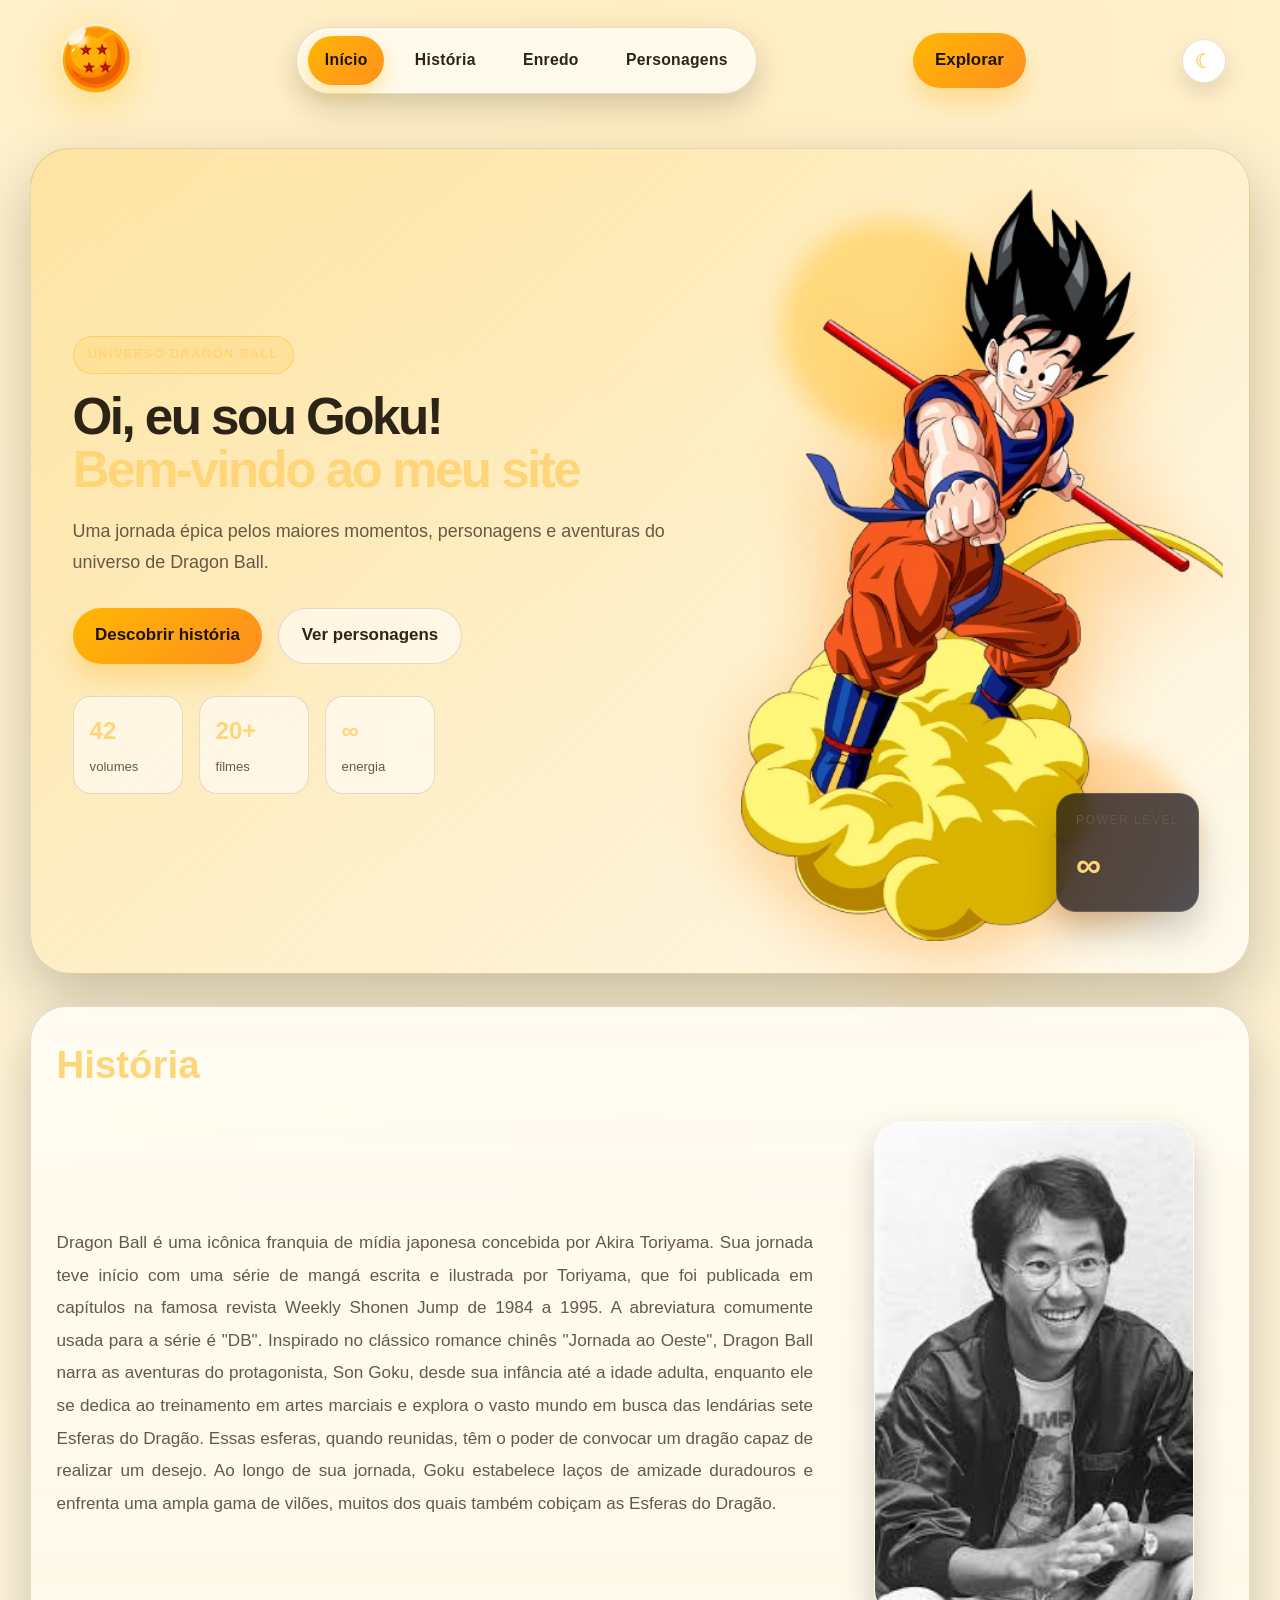
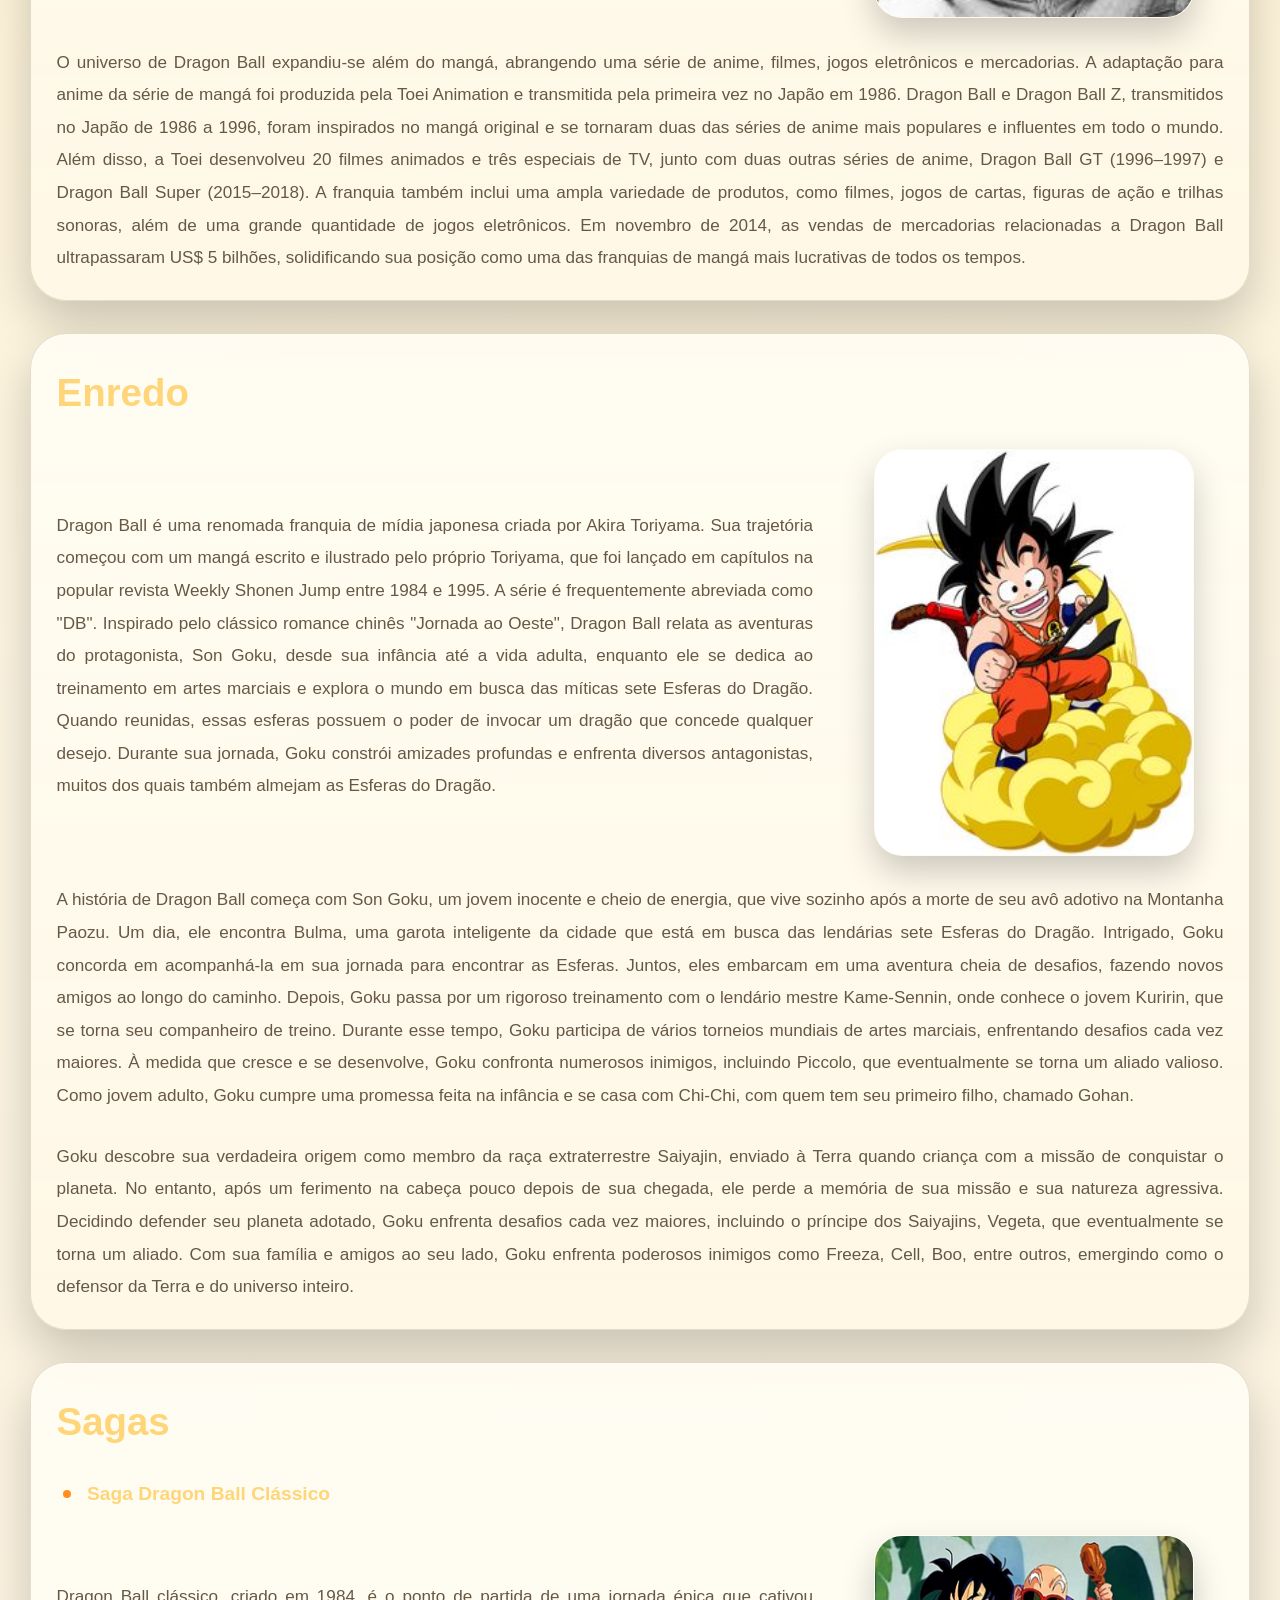
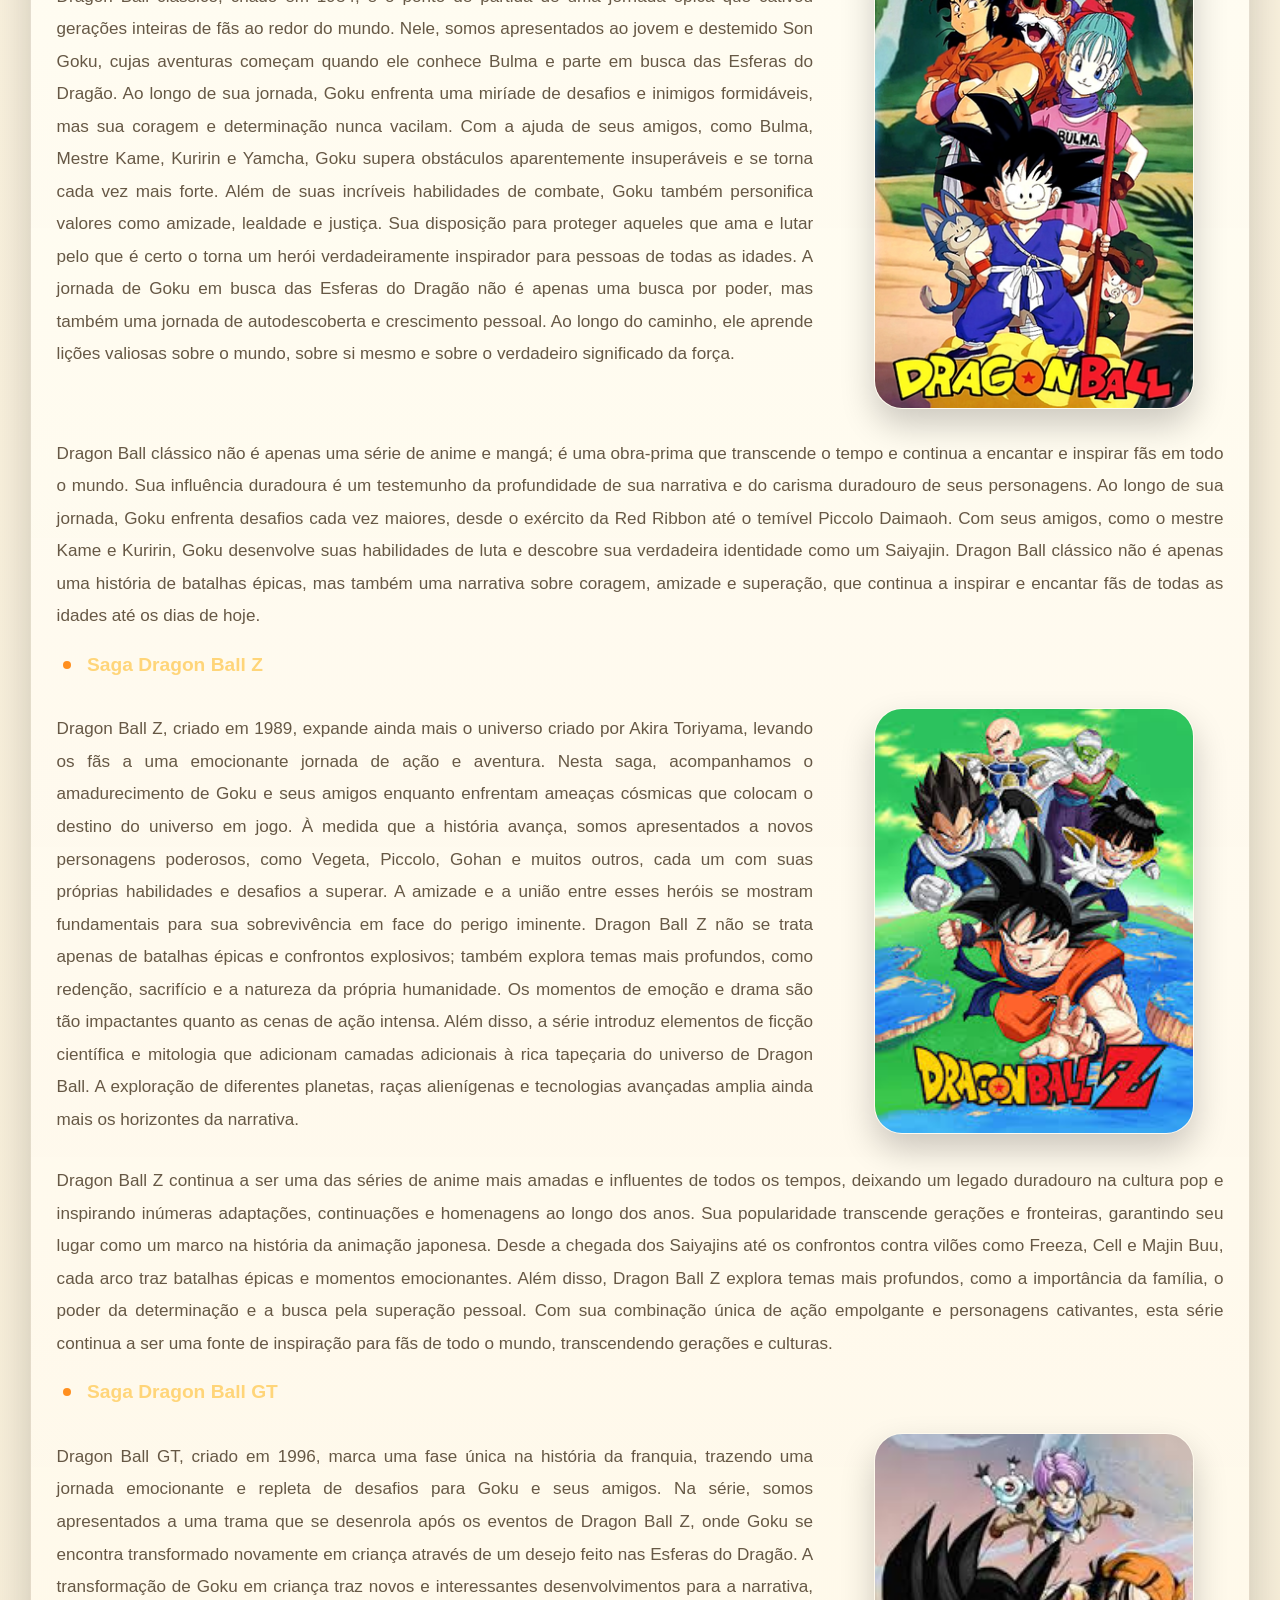
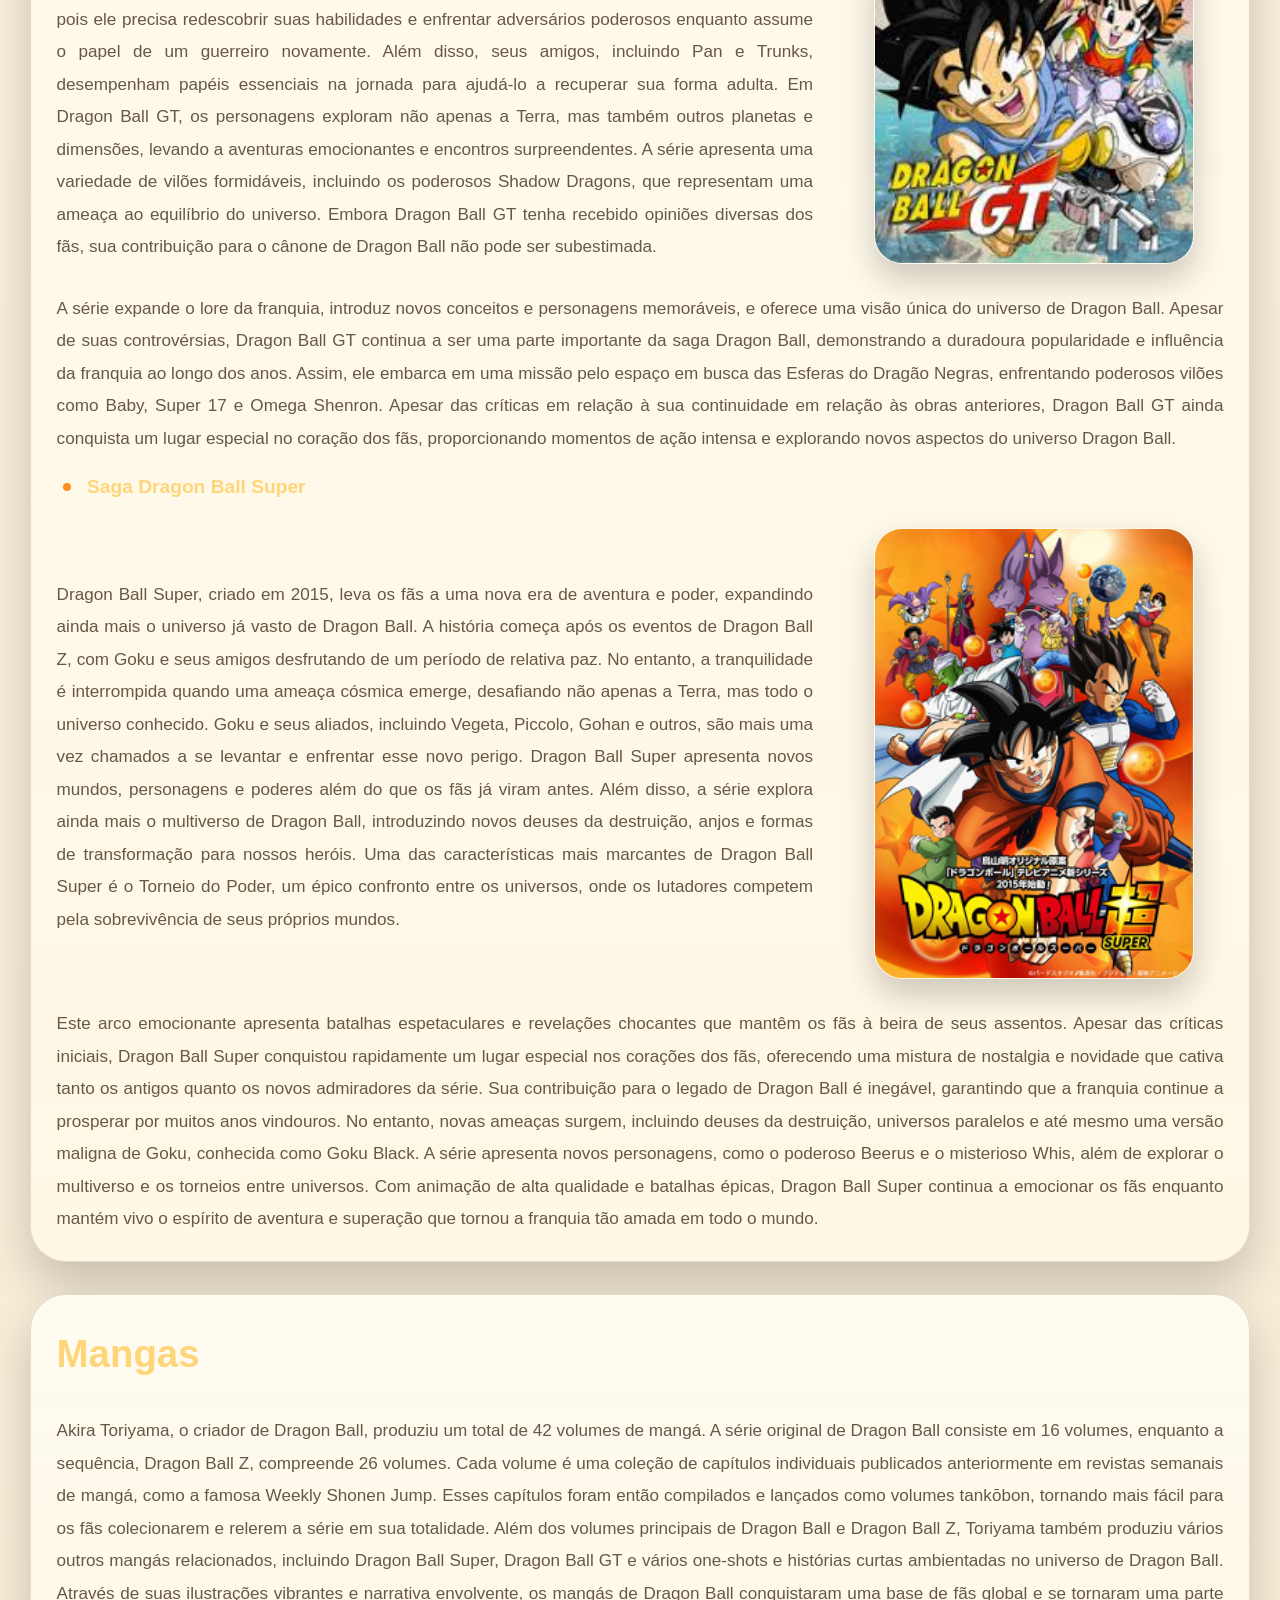
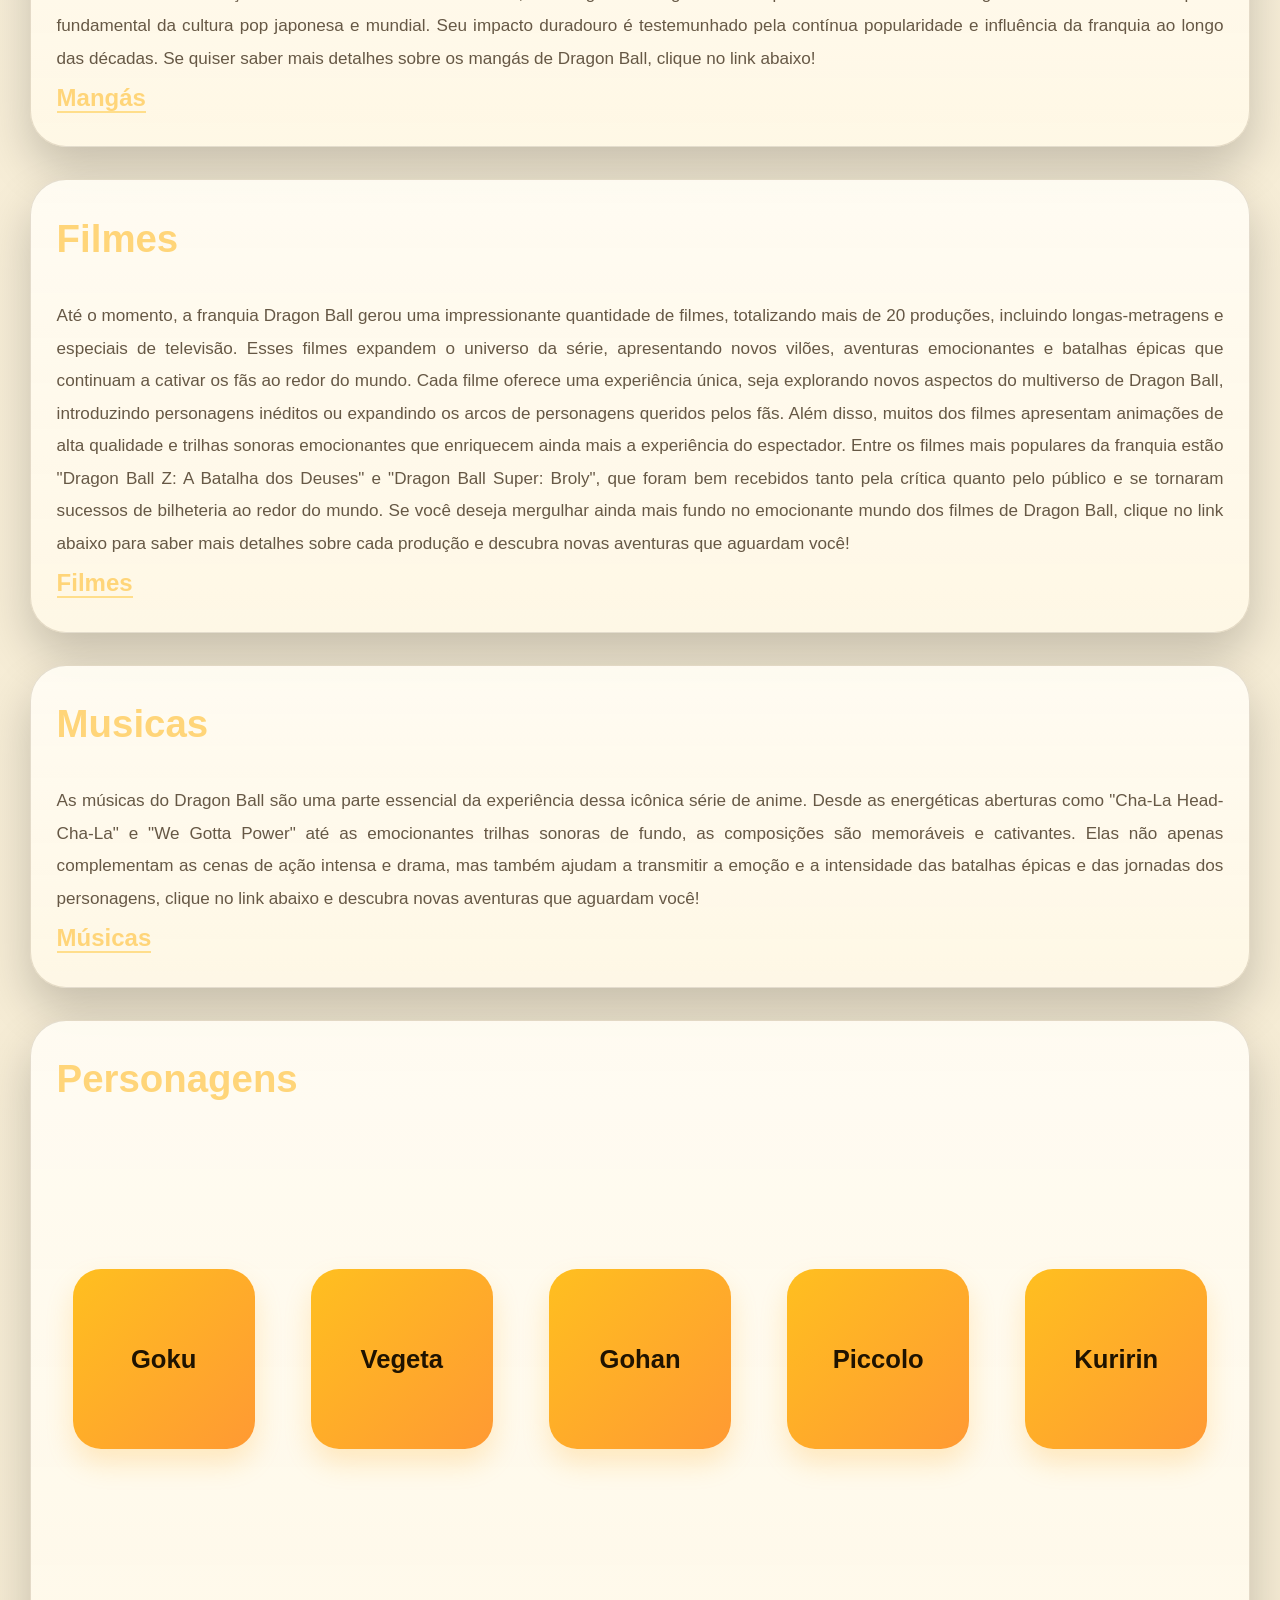
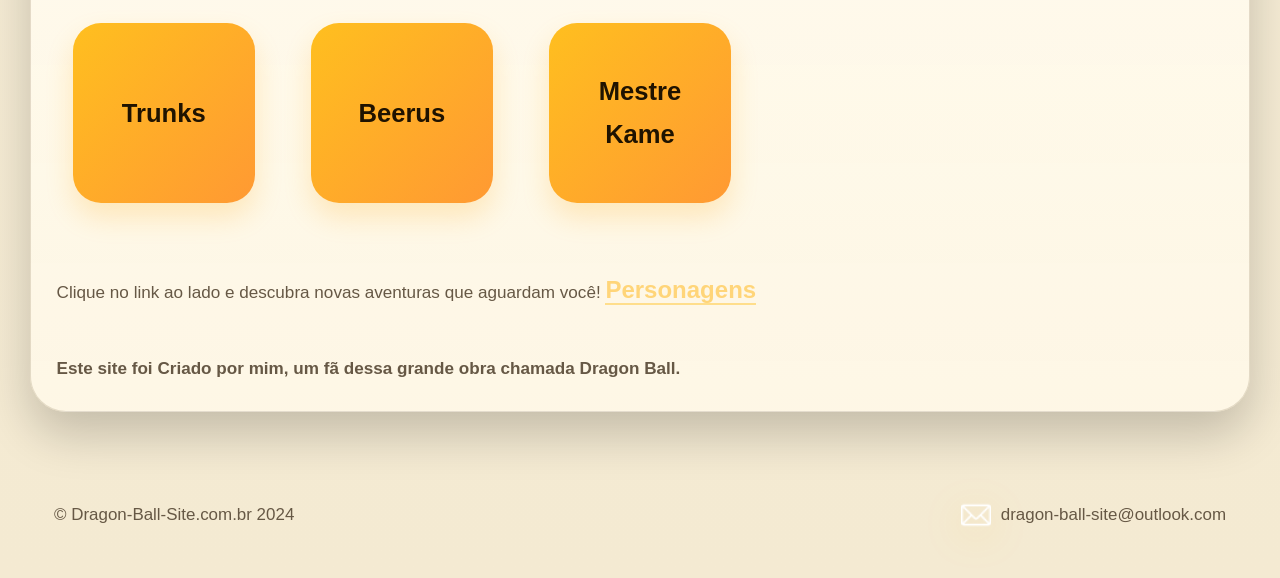
<file: index.html>
<!DOCTYPE html>
<html lang="pt-BR">
<head>
    <meta charset="UTF-8">
    <meta http-equiv="X-UA-Compatible" content="IE=edge">
    <meta name="viewport" content="width=device-width, initial-scale=1.0">
    <meta name="description" content="Site fan-made sobre Dragon Ball com história, personagens, mangás, filmes, músicas e curiosidades do universo de Goku.">
    <meta name="keywords" content="Dragon Ball, Goku, Vegeta, anime, mangá, filmes, músicas, personagens, Akira Toriyama">
    <meta name="author" content="Fan page Dragon Ball">
    <meta name="robots" content="index, follow">
    <meta name="theme-color" content="#ffb703">
    <meta property="og:title" content="Dragon Ball | Universo de Goku">
    <meta property="og:description" content="Descubra a história, os personagens, os mangas, filmes e músicas do mundo de Dragon Ball.">
    <meta property="og:type" content="website">
    <meta property="og:image" content="assets/img/GokuPersonagem.png">
    <meta property="og:url" content="https://viniciusblesa.github.io/Site-Dragon-Ball/">
    <meta name="twitter:card" content="summary_large_image">
    <meta name="twitter:title" content="Dragon Ball | Universo de Goku">
    <meta name="twitter:description" content="Uma jornada pelo universo de Dragon Ball com história, personagens, filmes e músicas.">
    <meta name="twitter:image" content="assets/img/GokuPersonagem.png">
    <title>Dragon Ball</title>
    <link rel="icon" href="assets/img/Logo.png">
    <link rel="stylesheet" href="assets/css/style.css">
</head>
<body>
    <!-- Cabesalho da Página Com Navegação -->
    <header>
        <a href="index.html" class="brand" aria-label="Página inicial Dragon Ball">
            <img src="assets/img/Logo.png" alt="Esfera do Dragão de 4 Estrelas">
        </a>
        <nav>
            <ul id="navlinks" class="navlinks">
                <li><a href="#inicio">Início</a></li>
                <li><a href="#historia">História</a></li>
                <li><a href="#enredo">Enredo</a></li>
                <li><a href="#personagens">Personagens</a></li>
            </ul>
        </nav>
        <a href="#personagens" class="nav-cta">Explorar</a>
        <button class="theme-toggle" id="themeToggle" type="button" aria-label="Ativar modo claro" title="Ativar modo claro">
            <span class="theme-icon" aria-hidden="true">☀</span>
        </button>
        <div class="hamburger" id="hamburger" aria-label="Abrir menu" aria-expanded="false">
            <span></span>
            <span></span>
            <span></span>
        </div>
    </header>
    <!-- Seção de Apresentação da Página Com Titulo e Imagem do Goku -->
    <section id="inicio" class="apresentacao">
        <div class="tituloApresentacao">
            <span class="eyebrow">Universo Dragon Ball</span>
            <h1>Oi, eu sou Goku! <span>Bem-vindo ao meu site</span></h1>
            <p>Uma jornada épica pelos maiores momentos, personagens e aventuras do universo de Dragon Ball.</p>
            <div class="hero-actions">
                <a href="#historia" class="btn-primary">Descobrir história</a>
                <a href="#personagens" class="btn-secondary">Ver personagens</a>
            </div>
            <ul class="hero-stats">
                <li><strong>42</strong><span>volumes</span></li>
                <li><strong>20+</strong><span>filmes</span></li>
                <li><strong>∞</strong><span>energia</span></li>
            </ul>
        </div>
        <div class="hero-visual" aria-hidden="true">
            <div class="orb orb-one"></div>
            <div class="orb orb-two"></div>
            <img src="assets/img/GokuPersonagem.png" alt="Goku">
            <div class="floating-card">
                <span>Power Level</span>
                <strong>∞</strong>
            </div>
        </div>
    </section>
    <!-- Seção Que Conta um Pouco Da História de Dragon Ball e Com uma Imagem do Seu Criador Akira Toriyama -->
    <section id="historia" class="historia">
        <h2>História</h2>
        <div class="boxFlex">
            <p class="paragrafo">Dragon Ball é uma icônica franquia de mídia japonesa concebida por Akira Toriyama. Sua jornada teve início com uma série de mangá escrita e ilustrada por Toriyama, que foi publicada em capítulos na famosa revista Weekly Shonen Jump de 1984 a 1995. A abreviatura comumente usada para a série é "DB". Inspirado no clássico romance chinês "Jornada ao Oeste", Dragon Ball narra as aventuras do protagonista, Son Goku, desde sua infância até a idade adulta, enquanto ele se dedica ao treinamento em artes marciais e explora o vasto mundo em busca das lendárias sete Esferas do Dragão. Essas esferas, quando reunidas, têm o poder de convocar um dragão capaz de realizar um desejo. Ao longo de sua jornada, Goku estabelece laços de amizade duradouros e enfrenta uma ampla gama de vilões, muitos dos quais também cobiçam as Esferas do Dragão.</p>
            <div class="boxImg">
                <img src="assets/img/AkiraToriyama.png" alt="Akira Toriyama">
            </div>
        </div>
        <p class="paragrafo2">O universo de Dragon Ball expandiu-se além do mangá, abrangendo uma série de anime, filmes, jogos eletrônicos e mercadorias. A adaptação para anime da série de mangá foi produzida pela Toei Animation e transmitida pela primeira vez no Japão em 1986. Dragon Ball e Dragon Ball Z, transmitidos no Japão de 1986 a 1996, foram inspirados no mangá original e se tornaram duas das séries de anime mais populares e influentes em todo o mundo. Além disso, a Toei desenvolveu 20 filmes animados e três especiais de TV, junto com duas outras séries de anime, Dragon Ball GT (1996–1997) e Dragon Ball Super (2015–2018). A franquia também inclui uma ampla variedade de produtos, como filmes, jogos de cartas, figuras de ação e trilhas sonoras, além de uma grande quantidade de jogos eletrônicos. Em novembro de 2014, as vendas de mercadorias relacionadas a Dragon Ball ultrapassaram US$ 5 bilhões, solidificando sua posição como uma das franquias de mangá mais lucrativas de todos os tempos.</p>
    </section>
    <!-- Seção Que Fala Sobre o Enredo de Dragon Ball -->
    <section id="enredo" class="enredo">
        <h2>Enredo</h2>
        <div class="boxFlex">
            <p class="paragrafo">Dragon Ball é uma renomada franquia de mídia japonesa criada por Akira Toriyama. Sua trajetória começou com um mangá escrito e ilustrado pelo próprio Toriyama, que foi lançado em capítulos na popular revista Weekly Shonen Jump entre 1984 e 1995. A série é frequentemente abreviada como "DB". Inspirado pelo clássico romance chinês "Jornada ao Oeste", Dragon Ball relata as aventuras do protagonista, Son Goku, desde sua infância até a vida adulta, enquanto ele se dedica ao treinamento em artes marciais e explora o mundo em busca das míticas sete Esferas do Dragão. Quando reunidas, essas esferas possuem o poder de invocar um dragão que concede qualquer desejo. Durante sua jornada, Goku constrói amizades profundas e enfrenta diversos antagonistas, muitos dos quais também almejam as Esferas do Dragão.</p>
            <div class="boxImg">
                <img src="assets/img/GokuEnredo.png" alt="Goku">
            </div>
        </div>
        <p class="paragrafo2">A história de Dragon Ball começa com Son Goku, um jovem inocente e cheio de energia, que vive sozinho após a morte de seu avô adotivo na Montanha Paozu. Um dia, ele encontra Bulma, uma garota inteligente da cidade que está em busca das lendárias sete Esferas do Dragão. Intrigado, Goku concorda em acompanhá-la em sua jornada para encontrar as Esferas. Juntos, eles embarcam em uma aventura cheia de desafios, fazendo novos amigos ao longo do caminho. Depois, Goku passa por um rigoroso treinamento com o lendário mestre Kame-Sennin, onde conhece o jovem Kuririn, que se torna seu companheiro de treino. Durante esse tempo, Goku participa de vários torneios mundiais de artes marciais, enfrentando desafios cada vez maiores. À medida que cresce e se desenvolve, Goku confronta numerosos inimigos, incluindo Piccolo, que eventualmente se torna um aliado valioso. Como jovem adulto, Goku cumpre uma promessa feita na infância e se casa com Chi-Chi, com quem tem seu primeiro filho, chamado Gohan.</p>
        <p class="paragrafo2">Goku descobre sua verdadeira origem como membro da raça extraterrestre Saiyajin, enviado à Terra quando criança com a missão de conquistar o planeta. No entanto, após um ferimento na cabeça pouco depois de sua chegada, ele perde a memória de sua missão e sua natureza agressiva. Decidindo defender seu planeta adotado, Goku enfrenta desafios cada vez maiores, incluindo o príncipe dos Saiyajins, Vegeta, que eventualmente se torna um aliado. Com sua família e amigos ao seu lado, Goku enfrenta poderosos inimigos como Freeza, Cell, Boo, entre outros, emergindo como o defensor da Terra e do universo inteiro.</p>
    </section>
    <!-- Seção Que Conta um Resumo de Cada Saga De Dragon Ball -->
    <section class="sagas">
        <h2>Sagas</h2>
        <!-- Saga Dragon Ball Clássico -->
        <ul>
            <li>Saga Dragon Ball Clássico</li>
        </ul>
        <div class="boxFlex">
            <p class="paragrafo">Dragon Ball clássico, criado em 1984, é o ponto de partida de uma jornada épica que cativou gerações inteiras de fãs ao redor do mundo. Nele, somos apresentados ao jovem e destemido Son Goku, cujas aventuras começam quando ele conhece Bulma e parte em busca das Esferas do Dragão. Ao longo de sua jornada, Goku enfrenta uma miríade de desafios e inimigos formidáveis, mas sua coragem e determinação nunca vacilam. Com a ajuda de seus amigos, como Bulma, Mestre Kame, Kuririn e Yamcha, Goku supera obstáculos aparentemente insuperáveis e se torna cada vez mais forte. Além de suas incríveis habilidades de combate, Goku também personifica valores como amizade, lealdade e justiça. Sua disposição para proteger aqueles que ama e lutar pelo que é certo o torna um herói verdadeiramente inspirador para pessoas de todas as idades. A jornada de Goku em busca das Esferas do Dragão não é apenas uma busca por poder, mas também uma jornada de autodescoberta e crescimento pessoal. Ao longo do caminho, ele aprende lições valiosas sobre o mundo, sobre si mesmo e sobre o verdadeiro significado da força.</p>
            <div class="boxImg">
                <img src="assets/img/DragonBallClassico.png" alt="Dragon Ball Clássico">
            </div>
        </div>
        <p class="paragrafo2">Dragon Ball clássico não é apenas uma série de anime e mangá; é uma obra-prima que transcende o tempo e continua a encantar e inspirar fãs em todo o mundo. Sua influência duradoura é um testemunho da profundidade de sua narrativa e do carisma duradouro de seus personagens. Ao longo de sua jornada, Goku enfrenta desafios cada vez maiores, desde o exército da Red Ribbon até o temível Piccolo Daimaoh. Com seus amigos, como o mestre Kame e Kuririn, Goku desenvolve suas habilidades de luta e descobre sua verdadeira identidade como um Saiyajin. Dragon Ball clássico não é apenas uma história de batalhas épicas, mas também uma narrativa sobre coragem, amizade e superação, que continua a inspirar e encantar fãs de todas as idades até os dias de hoje.</p>
        <!-- Saga Dragon Ball Z -->
        <ul>
            <li>Saga Dragon Ball Z</li>
        </ul>
        <div class="boxFlex">
            <p class="paragrafo">Dragon Ball Z, criado em 1989, expande ainda mais o universo criado por Akira Toriyama, levando os fãs a uma emocionante jornada de ação e aventura. Nesta saga, acompanhamos o amadurecimento de Goku e seus amigos enquanto enfrentam ameaças cósmicas que colocam o destino do universo em jogo. À medida que a história avança, somos apresentados a novos personagens poderosos, como Vegeta, Piccolo, Gohan e muitos outros, cada um com suas próprias habilidades e desafios a superar. A amizade e a união entre esses heróis se mostram fundamentais para sua sobrevivência em face do perigo iminente. Dragon Ball Z não se trata apenas de batalhas épicas e confrontos explosivos; também explora temas mais profundos, como redenção, sacrifício e a natureza da própria humanidade. Os momentos de emoção e drama são tão impactantes quanto as cenas de ação intensa. Além disso, a série introduz elementos de ficção científica e mitologia que adicionam camadas adicionais à rica tapeçaria do universo de Dragon Ball. A exploração de diferentes planetas, raças alienígenas e tecnologias avançadas amplia ainda mais os horizontes da narrativa.</p>
            <div class="boxImg">
                <img src="assets/img/DragonBallZ.png" alt="Dragon Ball Z">
            </div>
            </div>
        <p class="paragrafo2">Dragon Ball Z continua a ser uma das séries de anime mais amadas e influentes de todos os tempos, deixando um legado duradouro na cultura pop e inspirando inúmeras adaptações, continuações e homenagens ao longo dos anos. Sua popularidade transcende gerações e fronteiras, garantindo seu lugar como um marco na história da animação japonesa. Desde a chegada dos Saiyajins até os confrontos contra vilões como Freeza, Cell e Majin Buu, cada arco traz batalhas épicas e momentos emocionantes. Além disso, Dragon Ball Z explora temas mais profundos, como a importância da família, o poder da determinação e a busca pela superação pessoal. Com sua combinação única de ação empolgante e personagens cativantes, esta série continua a ser uma fonte de inspiração para fãs de todo o mundo, transcendendo gerações e culturas.</p>
        <!-- Saga Dragon Ball GT -->
        <ul>
            <li>Saga Dragon Ball GT</li>
        </ul>
        <div class="boxFlex">
            <p class="paragrafo">Dragon Ball GT, criado em 1996, marca uma fase única na história da franquia, trazendo uma jornada emocionante e repleta de desafios para Goku e seus amigos. Na série, somos apresentados a uma trama que se desenrola após os eventos de Dragon Ball Z, onde Goku se encontra transformado novamente em criança através de um desejo feito nas Esferas do Dragão. A transformação de Goku em criança traz novos e interessantes desenvolvimentos para a narrativa, pois ele precisa redescobrir suas habilidades e enfrentar adversários poderosos enquanto assume o papel de um guerreiro novamente. Além disso, seus amigos, incluindo Pan e Trunks, desempenham papéis essenciais na jornada para ajudá-lo a recuperar sua forma adulta. Em Dragon Ball GT, os personagens exploram não apenas a Terra, mas também outros planetas e dimensões, levando a aventuras emocionantes e encontros surpreendentes. A série apresenta uma variedade de vilões formidáveis, incluindo os poderosos Shadow Dragons, que representam uma ameaça ao equilíbrio do universo. Embora Dragon Ball GT tenha recebido opiniões diversas dos fãs, sua contribuição para o cânone de Dragon Ball não pode ser subestimada.</p>
            <div class="boxImg">
                <img src="assets/img/DragonBallGT.png" alt="Dragon Ball GT">
            </div>
        </div>
        <p class="paragrafo2">A série expande o lore da franquia, introduz novos conceitos e personagens memoráveis, e oferece uma visão única do universo de Dragon Ball. Apesar de suas controvérsias, Dragon Ball GT continua a ser uma parte importante da saga Dragon Ball, demonstrando a duradoura popularidade e influência da franquia ao longo dos anos. Assim, ele embarca em uma missão pelo espaço em busca das Esferas do Dragão Negras, enfrentando poderosos vilões como Baby, Super 17 e Omega Shenron. Apesar das críticas em relação à sua continuidade em relação às obras anteriores, Dragon Ball GT ainda conquista um lugar especial no coração dos fãs, proporcionando momentos de ação intensa e explorando novos aspectos do universo Dragon Ball.</p>
        <!-- Saga Dragon Ball Super -->
        <ul>
            <li>Saga Dragon Ball Super</li>
        </ul>
        <div class="boxFlex">
            <p class="paragrafo">Dragon Ball Super, criado em 2015, leva os fãs a uma nova era de aventura e poder, expandindo ainda mais o universo já vasto de Dragon Ball. A história começa após os eventos de Dragon Ball Z, com Goku e seus amigos desfrutando de um período de relativa paz. No entanto, a tranquilidade é interrompida quando uma ameaça cósmica emerge, desafiando não apenas a Terra, mas todo o universo conhecido. Goku e seus aliados, incluindo Vegeta, Piccolo, Gohan e outros, são mais uma vez chamados a se levantar e enfrentar esse novo perigo. Dragon Ball Super apresenta novos mundos, personagens e poderes além do que os fãs já viram antes. Além disso, a série explora ainda mais o multiverso de Dragon Ball, introduzindo novos deuses da destruição, anjos e formas de transformação para nossos heróis. Uma das características mais marcantes de Dragon Ball Super é o Torneio do Poder, um épico confronto entre os universos, onde os lutadores competem pela sobrevivência de seus próprios mundos.</p>
            <div class="boxImg">
                <img src="assets/img/DragonBallSuper.png" alt="Dragon Ball Super">
            </div>
        </div>
        <p class="paragrafo2">Este arco emocionante apresenta batalhas espetaculares e revelações chocantes que mantêm os fãs à beira de seus assentos. Apesar das críticas iniciais, Dragon Ball Super conquistou rapidamente um lugar especial nos corações dos fãs, oferecendo uma mistura de nostalgia e novidade que cativa tanto os antigos quanto os novos admiradores da série. Sua contribuição para o legado de Dragon Ball é inegável, garantindo que a franquia continue a prosperar por muitos anos vindouros. No entanto, novas ameaças surgem, incluindo deuses da destruição, universos paralelos e até mesmo uma versão maligna de Goku, conhecida como Goku Black. A série apresenta novos personagens, como o poderoso Beerus e o misterioso Whis, além de explorar o multiverso e os torneios entre universos. Com animação de alta qualidade e batalhas épicas, Dragon Ball Super continua a emocionar os fãs enquanto mantém vivo o espírito de aventura e superação que tornou a franquia tão amada em todo o mundo.</p>
    </section>
    <!-- Seção Que Fala um Pouco sobre os Magas, e um Link Que Leva Para Outra Página Que Mostrará Alguns Exemplares -->
    <section class="mangas">
        <h2>Mangas</h2>
        <p class="paragrafo2">Akira Toriyama, o criador de Dragon Ball, produziu um total de 42 volumes de mangá. A série original de Dragon Ball consiste em 16 volumes, enquanto a sequência, Dragon Ball Z, compreende 26 volumes. Cada volume é uma coleção de capítulos individuais publicados anteriormente em revistas semanais de mangá, como a famosa Weekly Shonen Jump. Esses capítulos foram então compilados e lançados como volumes tankōbon, tornando mais fácil para os fãs colecionarem e relerem a série em sua totalidade. Além dos volumes principais de Dragon Ball e Dragon Ball Z, Toriyama também produziu vários outros mangás relacionados, incluindo Dragon Ball Super, Dragon Ball GT e vários one-shots e histórias curtas ambientadas no universo de Dragon Ball. Através de suas ilustrações vibrantes e narrativa envolvente, os mangás de Dragon Ball conquistaram uma base de fãs global e se tornaram uma parte fundamental da cultura pop japonesa e mundial. Seu impacto duradouro é testemunhado pela contínua popularidade e influência da franquia ao longo das décadas. Se quiser saber mais detalhes sobre os mangás de Dragon Ball, clique no link abaixo! <br><a class="proximaPagina" href="pages/manga.html" target="_blank">Mangás</a></p>
    </section>
    <!-- Seção Que Fala um Pouco sobre os Filmes, e um Link Que Leva Para Outra Página Que Mostrará Exemplares Que Eu mais Gostei kk -->
    <section class="filmes">
        <h2>Filmes</h2>
        <p class="paragrafo2">Até o momento, a franquia Dragon Ball gerou uma impressionante quantidade de filmes, totalizando mais de 20 produções, incluindo longas-metragens e especiais de televisão. Esses filmes expandem o universo da série, apresentando novos vilões, aventuras emocionantes e batalhas épicas que continuam a cativar os fãs ao redor do mundo. Cada filme oferece uma experiência única, seja explorando novos aspectos do multiverso de Dragon Ball, introduzindo personagens inéditos ou expandindo os arcos de personagens queridos pelos fãs. Além disso, muitos dos filmes apresentam animações de alta qualidade e trilhas sonoras emocionantes que enriquecem ainda mais a experiência do espectador. Entre os filmes mais populares da franquia estão "Dragon Ball Z: A Batalha dos Deuses" e "Dragon Ball Super: Broly", que foram bem recebidos tanto pela crítica quanto pelo público e se tornaram sucessos de bilheteria ao redor do mundo. Se você deseja mergulhar ainda mais fundo no emocionante mundo dos filmes de Dragon Ball, clique no link abaixo para saber mais detalhes sobre cada produção e descubra novas aventuras que aguardam você! <br><a class="proximaPagina" href="pages/filme.html" target="_blank">Filmes</a></p>
    </section>
    <!-- Seção Que Fala um Pouco sobre as Músicas, e um Link Que Leva Para Outra Página Que Mostrará as Aberturas e Fechamentos de Saga -->
    <div class="musicas">
        <h2>Musicas</h2>
        <p class="paragrafo2">As músicas do Dragon Ball são uma parte essencial da experiência dessa icônica série de anime. Desde as energéticas aberturas como "Cha-La Head-Cha-La" e "We Gotta Power" até as emocionantes trilhas sonoras de fundo, as composições são memoráveis e cativantes. Elas não apenas complementam as cenas de ação intensa e drama, mas também ajudam a transmitir a emoção e a intensidade das batalhas épicas e das jornadas dos personagens, clique no link abaixo e descubra novas aventuras que aguardam você! <br><a class="proximaPagina" href="pages/musica.html" target="_blank">Músicas</a></p>
    </div>
    <!-- Seção Com Caixas Que Quando Clica Aparece o Personagem Nomeado -->
    <section id="personagens" class="personagens">
        <h2>Personagens</h2>
        <!-- Div Para Deixar as Caixas Flexiveis -->
        <div class="container">
            <div class="boxPersonagens">
                <img src="assets/img/GokuPersonagem.png" alt="Goku" id="Goku">
                <div class="boxPersonagens2" onclick="toggleImage('Goku')">
                    <p>Goku</p>
                </div>
            </div>
            <div class="boxPersonagens">
                <img src="assets/img/Vegeta.png" alt="Vegeta" id="Vegeta">
                <div class="boxPersonagens2" onclick="toggleImage('Vegeta')">
                    <p>Vegeta</p>
                </div>
            </div>
            <div class="boxPersonagens">
                <img src="assets/img/Gohan.png" alt="Gohan" id="Gohan">
                <div class="boxPersonagens2" onclick="toggleImage('Gohan')">
                    <p>Gohan</p>
                </div>
            </div>
            <div class="boxPersonagens">
                <img src="assets/img/Piccolo.png" alt="Piccolo" id="Piccolo">
                <div class="boxPersonagens2" onclick="toggleImage('Piccolo')">
                    <p>Piccolo</p>
                </div>
            </div>
            <div class="boxPersonagens">
                <img src="assets/img/Kuririn.png" alt="Kuririn" id="Kuririn">
                <div class="boxPersonagens2" onclick="toggleImage('Kuririn')">
                    <p>Kuririn</p>
                </div>
            </div>
            <div class="boxPersonagens">
                <img src="assets/img/Trunks.png" alt="Trunks" id="Trunks">
                <div class="boxPersonagens2" onclick="toggleImage('Trunks')">
                    <p>Trunks</p>
                </div>
            </div>
            <div class="boxPersonagens">
                <img src="assets/img/Beerus.png" alt="Beerus" id="Beerus">
                <div class="boxPersonagens2" onclick="toggleImage('Beerus')">
                    <p>Beerus</p>
                </div>
            </div>
            <div class="boxPersonagens">
                <img src="assets/img/MestreKame.png" alt="Mestre Kame" id="Mestre_Kame">
                <div class="boxPersonagens2" onclick="toggleImage('Mestre_Kame')">
                    <p>Mestre Kame</p>
                </div>
            </div>            
        </div>
        <p class="paragrafo">Clique no link ao lado e descubra novas aventuras que aguardam você! <a class="proximaPagina" href="pages/personagen.html" target="_blank">Personagens</a></p>
        <p class="paragrafo2"><b>Este site foi Criado por mim, um fã dessa grande obra chamada Dragon Ball.</b></p>
    </section>
    <!-- Botão Voltar ao Topo -->
    <button id="btnTopo"><img src="assets/img/SetaParaSima.png" alt="Seta Para Cima"></button>
    <!-- Rodapé da Página Aqui tem os Direitos Autorais e Meu E-mail Para Contato e Quando Clica na Imagem Ela te Direciona Para a Página de E-mail -->
    <footer>
        <p class="copyright">&copy; Dragon-Ball-Site.com.br 2024</p>
        <div class="Email">
            <a href="https://outlook.live.com/" target="_blank"><img class="imgEmail" src="assets/img/E-mail.png" alt="Email"></a>
            <p class="paragrafoEmail">dragon-ball-site@outlook.com</p>
        </div>
    </footer>
    <!-- Linkando o JavaScript -->
    <script src="assets/js/script.js"></script>
</body>
</html>
</file>
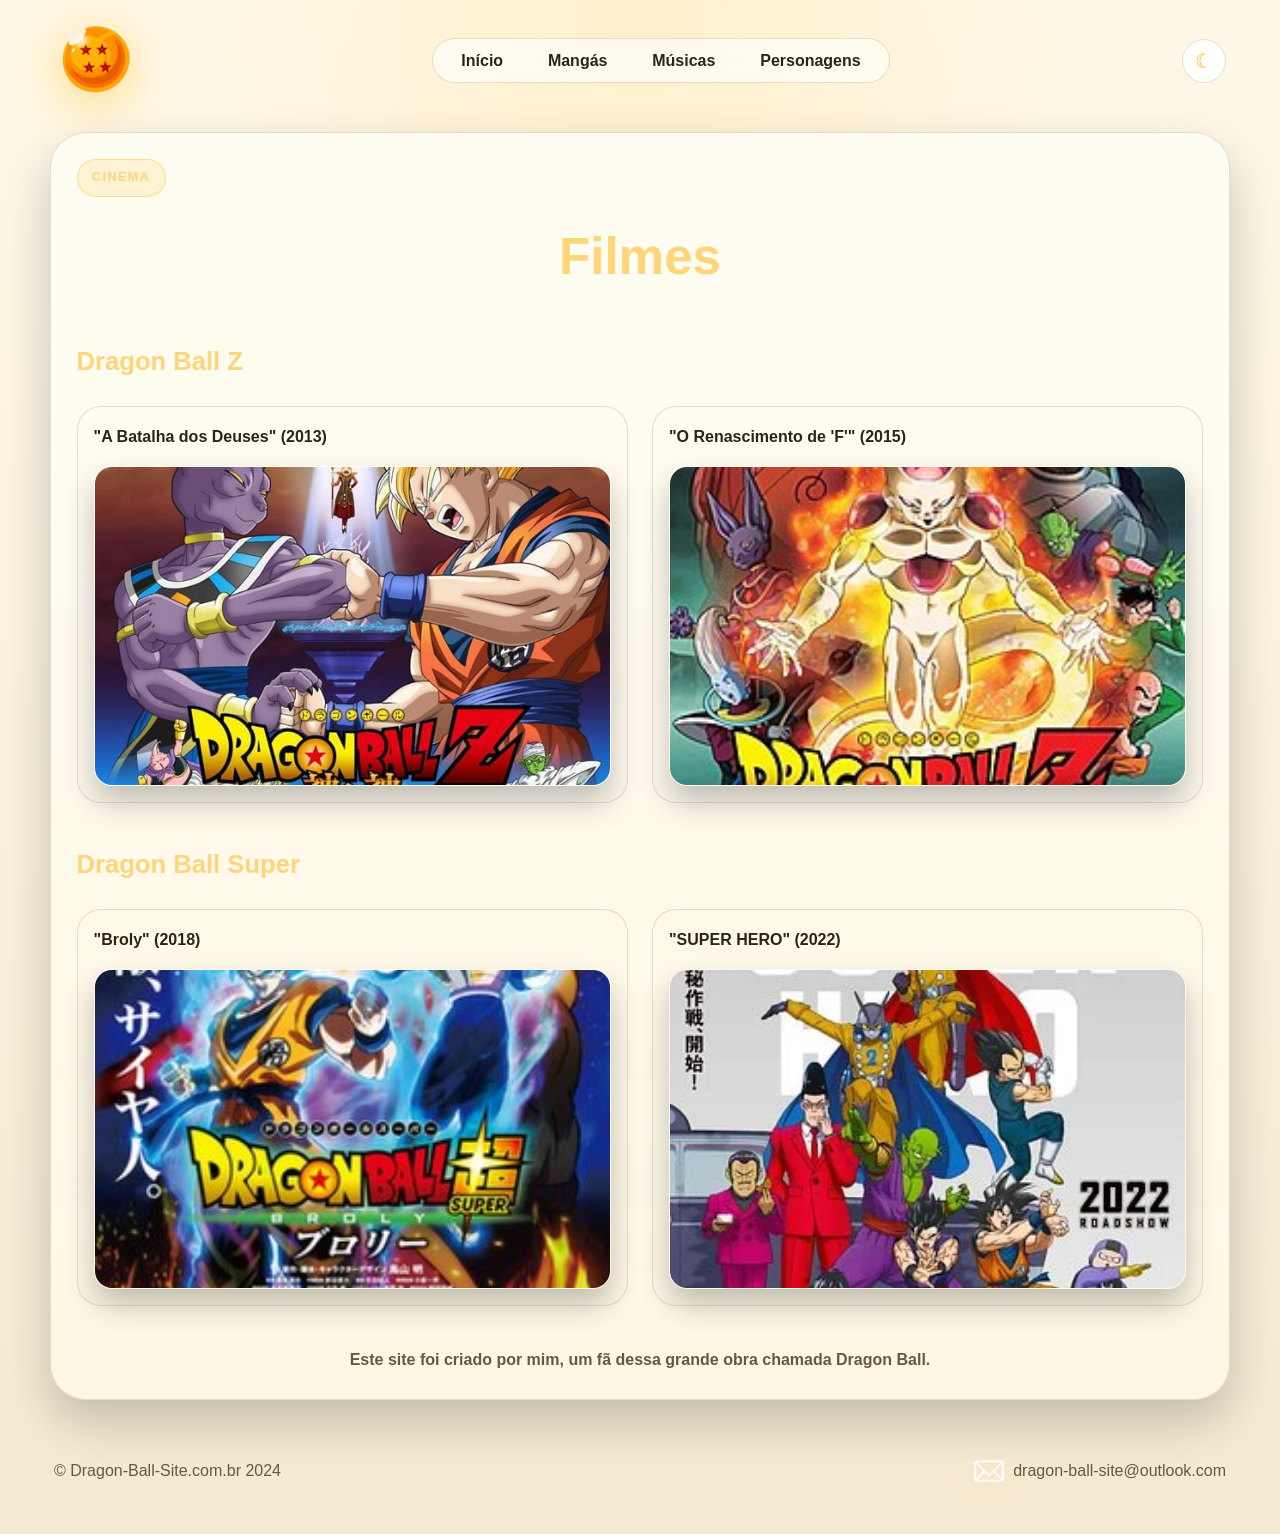
<file: pages/filme.html>
<!DOCTYPE html>
<html lang="pt-BR">
<head>
    <meta charset="UTF-8">
    <meta http-equiv="X-UA-Compatible" content="IE=edge">
    <meta name="viewport" content="width=device-width, initial-scale=1.0">
    <meta name="description" content="Conheça os filmes mais emblemáticos de Dragon Ball, incluindo Dragon Ball Z, Broly e Super Hero.">
    <meta name="keywords" content="Dragon Ball filmes, Dragon Ball Z, Broly, Super Hero, A Batalha dos Deuses, anime filmes">
    <meta name="author" content="Fan page Dragon Ball">
    <meta name="robots" content="index, follow">
    <meta name="theme-color" content="#ffb703">
    <meta property="og:title" content="Filmes de Dragon Ball">
    <meta property="og:description" content="Confira os maiores filmes do universo Dragon Ball e suas batalhas épicas.">
    <meta property="og:type" content="website">
    <meta property="og:image" content="../assets/img/FilmeDragonBallSuperBroly.png">
    <meta property="og:url" content="https://viniciusblesa.github.io/Site-Dragon-Ball/pages/filme.html">
    <meta name="twitter:card" content="summary_large_image">
    <meta name="twitter:title" content="Filmes de Dragon Ball">
    <meta name="twitter:description" content="Descubra os filmes mais memoráveis do universo Dragon Ball.">
    <meta name="twitter:image" content="../assets/img/FilmeDragonBallSuperBroly.png">
    <title>Filmes | Dragon Ball</title>
    <link rel="icon" href="../assets/img/Logo.png">
    <link rel="stylesheet" href="../assets/css/filme.css">
</head>
<body>
    <header class="site-header">
        <a href="../index.html" class="brand" aria-label="Voltar para a página inicial">
            <img src="../assets/img/Logo.png" alt="Esfera do Dragão de 4 Estrelas">
        </a>
        <nav aria-label="Menu principal">
            <ul class="nav-links">
                <li><a href="../index.html">Início</a></li>
                <li><a href="manga.html">Mangás</a></li>
                <li><a href="musica.html">Músicas</a></li>
                <li><a href="personagen.html">Personagens</a></li>
            </ul>
        </nav>
        <button class="theme-toggle" id="themeToggle" type="button" aria-label="Ativar modo claro" title="Ativar modo claro">
            <span class="theme-icon" aria-hidden="true">☀</span>
        </button>
    </header>

    <main class="page-shell">
        <section class="content-panel">
            <p class="eyebrow">Cinema</p>
            <h1>Filmes</h1>

            <div class="section-block">
                <h2>Dragon Ball Z</h2>
                <div class="gallery-grid">
                    <article class="card-item">
                        <ul>
                            <li>"A Batalha dos Deuses" (2013)</li>
                        </ul>
                        <img src="../assets/img/FilmeDragonBallDeuses.png" alt="Filme Dragon Ball Z: A Batalha dos Deuses">
                    </article>
                    <article class="card-item">
                        <ul>
                            <li>"O Renascimento de 'F'" (2015)</li>
                        </ul>
                        <img src="../assets/img/FilmeDragonBallSuperFreeza.png" alt="Filme Dragon Ball Super: O Renascimento de F">
                    </article>
                </div>
            </div>

            <div class="section-block">
                <h2>Dragon Ball Super</h2>
                <div class="gallery-grid">
                    <article class="card-item">
                        <ul>
                            <li>"Broly" (2018)</li>
                        </ul>
                        <img src="../assets/img/FilmeDragonBallSuperBroly.png" alt="Filme Dragon Ball Super: Broly">
                    </article>
                    <article class="card-item">
                        <ul>
                            <li>"SUPER HERO" (2022)</li>
                        </ul>
                        <img src="../assets/img/FilmeDragonBallSuperHero.png" alt="Filme Dragon Ball Super: Hero">
                    </article>
                </div>
            </div>

            <p class="footer-note"><strong>Este site foi criado por mim, um fã dessa grande obra chamada Dragon Ball.</strong></p>
        </section>
    </main>

    <footer class="site-footer">
        <p class="copyright">&copy; Dragon-Ball-Site.com.br 2024</p>
        <div class="email-box">
            <a href="https://outlook.live.com/" target="_blank" rel="noreferrer" aria-label="Enviar e-mail">
                <img src="../assets/img/E-mail.png" alt="Email">
            </a>
            <p>dragon-ball-site@outlook.com</p>
        </div>
    </footer>
    <script src="../assets/js/script.js"></script>
</body>
</html>
</file>
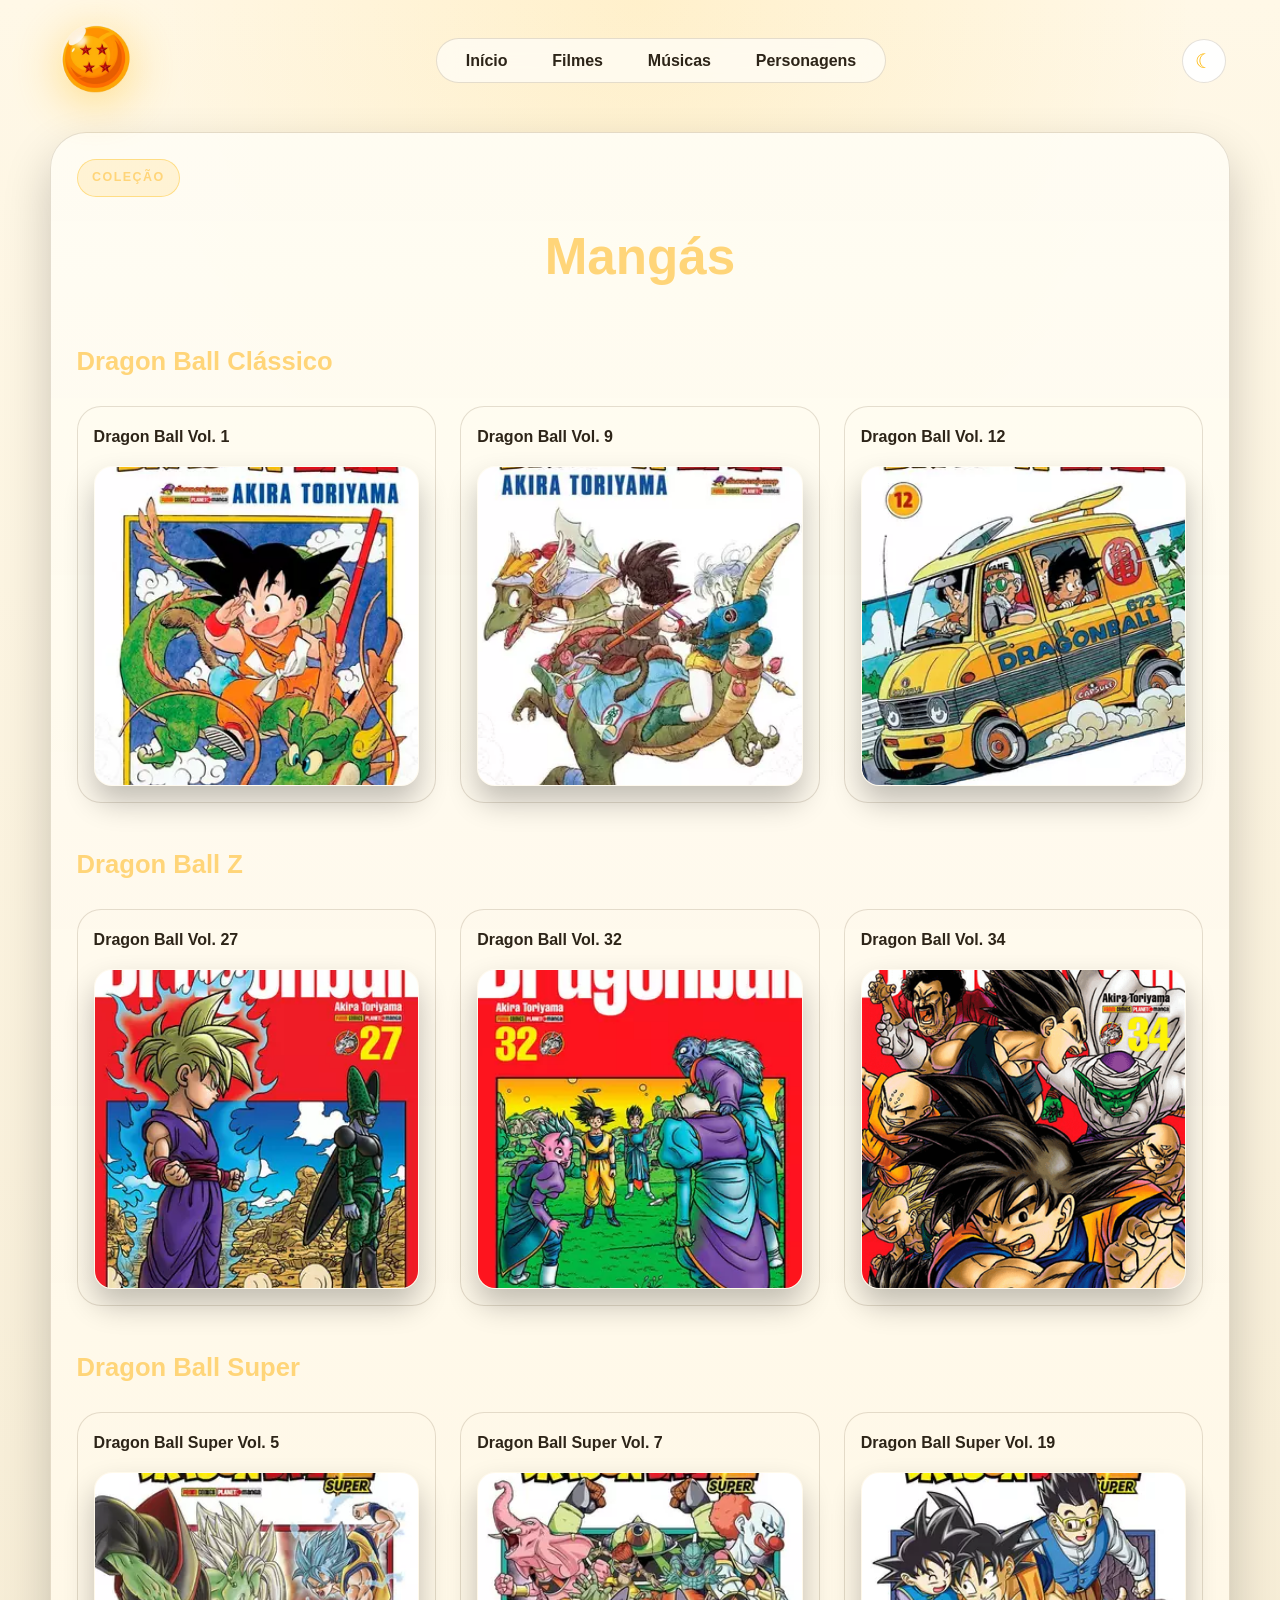
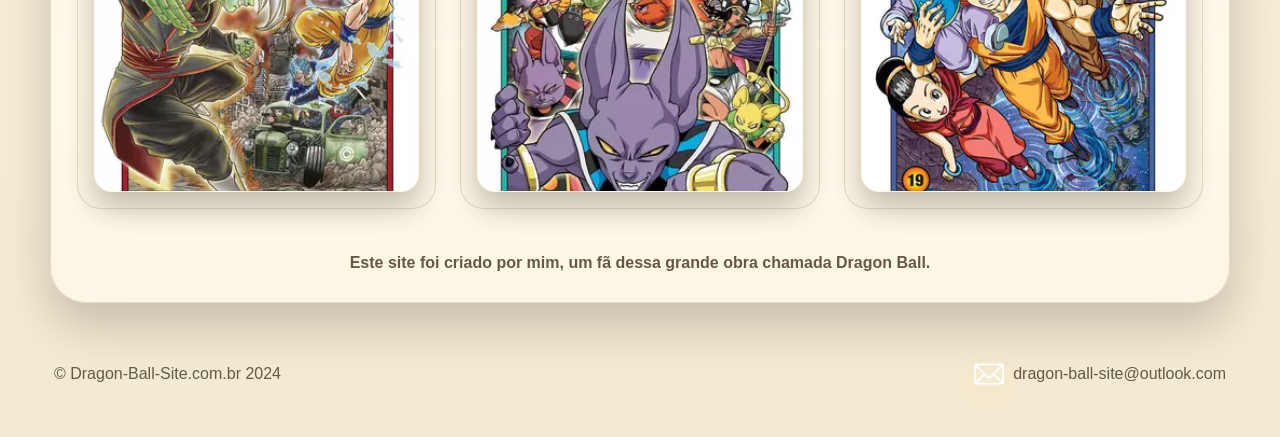
<file: pages/manga.html>
<!DOCTYPE html>
<html lang="pt-BR">
<head>
    <meta charset="UTF-8">
    <meta http-equiv="X-UA-Compatible" content="IE=edge">
    <meta name="viewport" content="width=device-width, initial-scale=1.0">
    <meta name="description" content="Explore os melhores mangás de Dragon Ball, incluindo clássicos, Dragon Ball Z e Dragon Ball Super.">
    <meta name="keywords" content="Dragon Ball mangás, Dragon Ball clássico, Dragon Ball Z, Dragon Ball Super, volumes, mangá">
    <meta name="author" content="Fan page Dragon Ball">
    <meta name="robots" content="index, follow">
    <meta name="theme-color" content="#ffb703">
    <meta property="og:title" content="Mangás de Dragon Ball">
    <meta property="og:description" content="Veja os principais volumes e edições de mangá do universo de Dragon Ball.">
    <meta property="og:type" content="website">
    <meta property="og:image" content="../assets/img/MangaDragonBallClassico-1.png">
    <meta property="og:url" content="https://viniciusblesa.github.io/Site-Dragon-Ball/pages/manga.html">
    <meta name="twitter:card" content="summary_large_image">
    <meta name="twitter:title" content="Mangás de Dragon Ball">
    <meta name="twitter:description" content="Coleção de mangás favoritos do universo de Dragon Ball.">
    <meta name="twitter:image" content="../assets/img/MangaDragonBallClassico-1.png">
    <title>Mangás | Dragon Ball</title>
    <link rel="icon" href="../assets/img/Logo.png">
    <link rel="stylesheet" href="../assets/css/manga.css">
</head>
<body>
    <header class="site-header">
        <a href="../index.html" class="brand" aria-label="Voltar para a página inicial">
            <img src="../assets/img/Logo.png" alt="Esfera do Dragão de 4 Estrelas">
        </a>
        <nav aria-label="Menu principal">
            <ul class="nav-links">
                <li><a href="../index.html">Início</a></li>
                <li><a href="filme.html">Filmes</a></li>
                <li><a href="musica.html">Músicas</a></li>
                <li><a href="personagen.html">Personagens</a></li>
            </ul>
        </nav>
        <button class="theme-toggle" id="themeToggle" type="button" aria-label="Ativar modo claro" title="Ativar modo claro">
            <span class="theme-icon" aria-hidden="true">☀</span>
        </button>
    </header>

    <main class="page-shell">
        <section class="content-panel">
            <p class="eyebrow">Coleção</p>
            <h1>Mangás</h1>

            <div class="section-block">
                <h2>Dragon Ball Clássico</h2>
                <div class="gallery-grid">
                    <article class="card-item">
                        <ul>
                            <li>Dragon Ball Vol. 1</li>
                        </ul>
                        <img src="../assets/img/MangaDragonBallClassico-1.png" alt="Mangá Dragon Ball Clássico volume 1">
                    </article>
                    <article class="card-item">
                        <ul>
                            <li>Dragon Ball Vol. 9</li>
                        </ul>
                        <img src="../assets/img/MangaDragonBallClassico-9.png" alt="Mangá Dragon Ball Clássico volume 9">
                    </article>
                    <article class="card-item">
                        <ul>
                            <li>Dragon Ball Vol. 12</li>
                        </ul>
                        <img src="../assets/img/MangaDragonBallClassico-12.png" alt="Mangá Dragon Ball Clássico volume 12">
                    </article>
                </div>
            </div>

            <div class="section-block">
                <h2>Dragon Ball Z</h2>
                <div class="gallery-grid">
                    <article class="card-item">
                        <ul>
                            <li>Dragon Ball Vol. 27</li>
                        </ul>
                        <img src="../assets/img/MangaDragonBallZ-27.png" alt="Mangá Dragon Ball Z volume 27">
                    </article>
                    <article class="card-item">
                        <ul>
                            <li>Dragon Ball Vol. 32</li>
                        </ul>
                        <img src="../assets/img/MangaDragonBallZ-32.png" alt="Mangá Dragon Ball Z volume 32">
                    </article>
                    <article class="card-item">
                        <ul>
                            <li>Dragon Ball Vol. 34</li>
                        </ul>
                        <img src="../assets/img/MangaDragonBallZ-34.png" alt="Mangá Dragon Ball Z volume 34">
                    </article>
                </div>
            </div>

            <div class="section-block">
                <h2>Dragon Ball Super</h2>
                <div class="gallery-grid">
                    <article class="card-item">
                        <ul>
                            <li>Dragon Ball Super Vol. 5</li>
                        </ul>
                        <img src="../assets/img/MangaDragonBallSuper-5.png" alt="Mangá Dragon Ball Super volume 5">
                    </article>
                    <article class="card-item">
                        <ul>
                            <li>Dragon Ball Super Vol. 7</li>
                        </ul>
                        <img src="../assets/img/MangaDragonBallSuper-7.png" alt="Mangá Dragon Ball Super volume 7">
                    </article>
                    <article class="card-item">
                        <ul>
                            <li>Dragon Ball Super Vol. 19</li>
                        </ul>
                        <img src="../assets/img/MangaDragonBallSuper-19.png" alt="Mangá Dragon Ball Super volume 19">
                    </article>
                </div>
            </div>

            <p class="footer-note"><strong>Este site foi criado por mim, um fã dessa grande obra chamada Dragon Ball.</strong></p>
        </section>
    </main>

    <footer class="site-footer">
        <p class="copyright">&copy; Dragon-Ball-Site.com.br 2024</p>
        <div class="email-box">
            <a href="https://outlook.live.com/" target="_blank" rel="noreferrer" aria-label="Enviar e-mail">
                <img src="../assets/img/E-mail.png" alt="Email">
            </a>
            <p>dragon-ball-site@outlook.com</p>
        </div>
    </footer>
    <script src="../assets/js/script.js"></script>
</body>
</html>
</file>
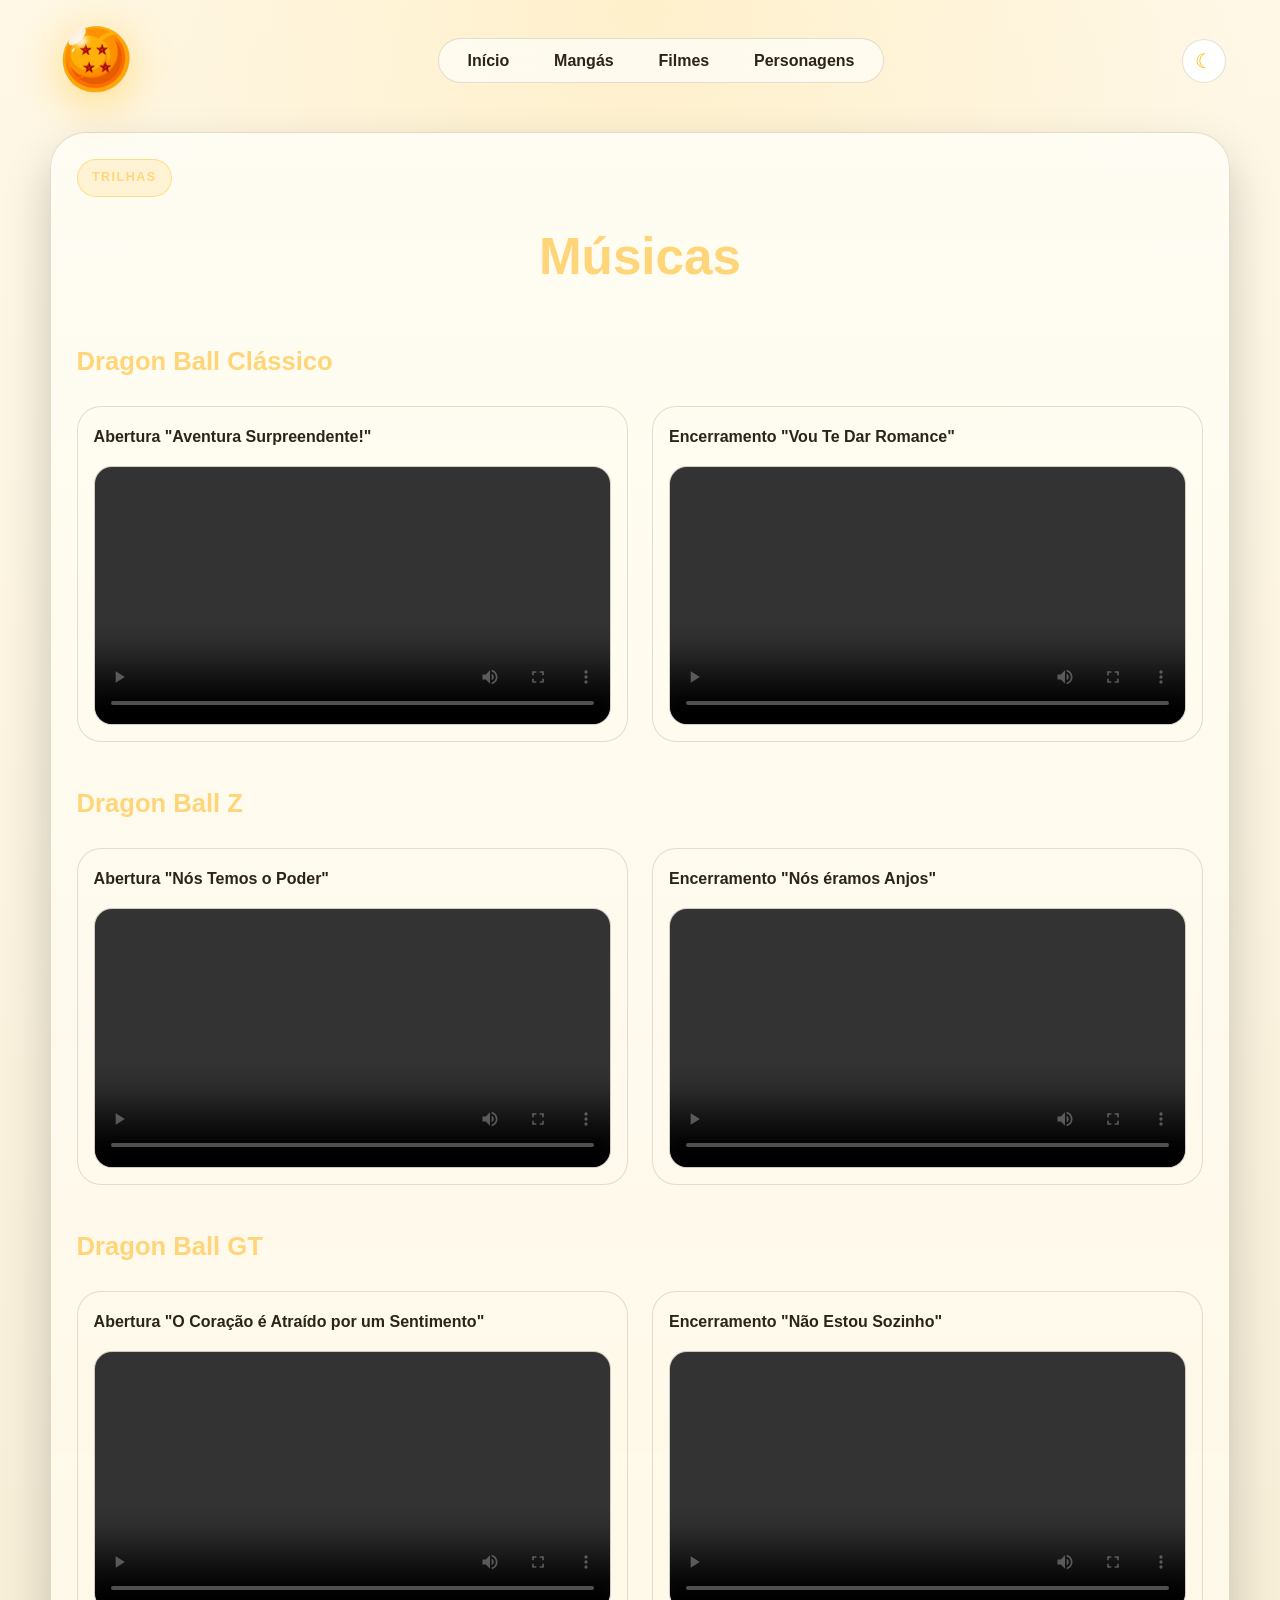
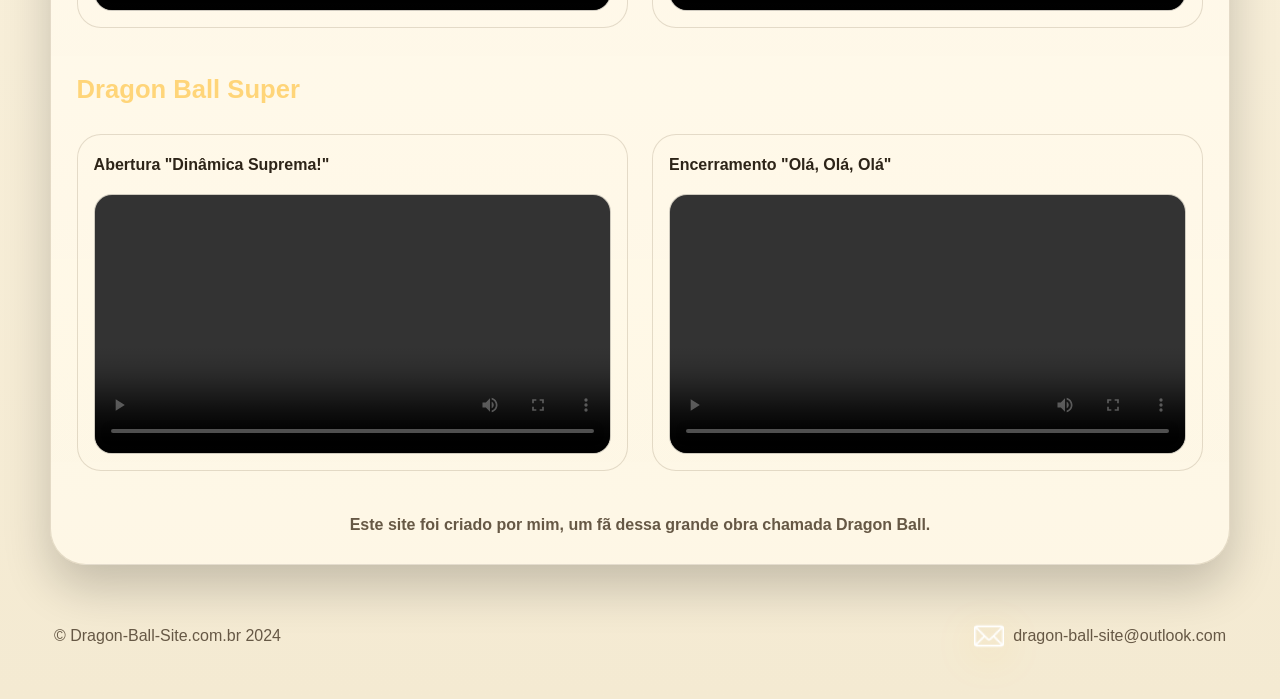
<file: pages/musica.html>
<!DOCTYPE html>
<html lang="pt-BR">
<head>
    <meta charset="UTF-8">
    <meta http-equiv="X-UA-Compatible" content="IE=edge">
    <meta name="viewport" content="width=device-width, initial-scale=1.0">
    <meta name="description" content="Ouça as principais aberturas e encerramentos de Dragon Ball, de todas as eras da franquia.">
    <meta name="keywords" content="Dragon Ball músicas, aberturas, encerramentos, trilhas, Dragon Ball Z, Dragon Ball Super">
    <meta name="author" content="Fan page Dragon Ball">
    <meta name="robots" content="index, follow">
    <meta name="theme-color" content="#ffb703">
    <meta property="og:title" content="Músicas de Dragon Ball">
    <meta property="og:description" content="Aberturas e encerramentos icônicas de Dragon Ball em uma compilação completa.">
    <meta property="og:type" content="website">
    <meta property="og:image" content="../assets/img/Logo.png">
    <meta property="og:url" content="https://viniciusblesa.github.io/Site-Dragon-Ball/pages/musica.html">
    <meta name="twitter:card" content="summary_large_image">
    <meta name="twitter:title" content="Músicas de Dragon Ball">
    <meta name="twitter:description" content="As trilhas sonoras mais memoráveis do universo Dragon Ball.">
    <meta name="twitter:image" content="../assets/img/Logo.png">
    <title>Músicas | Dragon Ball</title>
    <link rel="icon" href="../assets/img/Logo.png">
    <link rel="stylesheet" href="../assets/css/musica.css">
</head>
<body>
    <header class="site-header">
        <a href="../index.html" class="brand" aria-label="Voltar para a página inicial">
            <img src="../assets/img/Logo.png" alt="Esfera do Dragão de 4 Estrelas">
        </a>
        <nav aria-label="Menu principal">
            <ul class="nav-links">
                <li><a href="../index.html">Início</a></li>
                <li><a href="manga.html">Mangás</a></li>
                <li><a href="filme.html">Filmes</a></li>
                <li><a href="personagen.html">Personagens</a></li>
            </ul>
        </nav>
        <button class="theme-toggle" id="themeToggle" type="button" aria-label="Ativar modo claro" title="Ativar modo claro">
            <span class="theme-icon" aria-hidden="true">☀</span>
        </button>
    </header>

    <main class="page-shell">
        <section class="content-panel">
            <p class="eyebrow">Trilhas</p>
            <h1>Músicas</h1>

            <div class="section-block">
                <h2>Dragon Ball Clássico</h2>
                <div class="media-grid">
                    <article class="media-card">
                        <h3>Abertura "Aventura Surpreendente!"</h3>
                        <video controls preload="metadata">
                            <source src="../assets/video/AberturaDragonBallClassico.mp4" type="video/mp4">
                        </video>
                    </article>
                    <article class="media-card">
                        <h3>Encerramento "Vou Te Dar Romance"</h3>
                        <video controls preload="metadata">
                            <source src="../assets/video/EncerramentoDragonBallClassico.mp4" type="video/mp4">
                        </video>
                    </article>
                </div>
            </div>

            <div class="section-block">
                <h2>Dragon Ball Z</h2>
                <div class="media-grid">
                    <article class="media-card">
                        <h3>Abertura "Nós Temos o Poder"</h3>
                        <video controls preload="metadata">
                            <source src="../assets/video/AberturaDragonBallZ.mp4" type="video/mp4">
                        </video>
                    </article>
                    <article class="media-card">
                        <h3>Encerramento "Nós éramos Anjos"</h3>
                        <video controls preload="metadata">
                            <source src="../assets/video/EncerramentoDragonBallZ.mp4" type="video/mp4">
                        </video>
                    </article>
                </div>
            </div>

            <div class="section-block">
                <h2>Dragon Ball GT</h2>
                <div class="media-grid">
                    <article class="media-card">
                        <h3>Abertura "O Coração é Atraído por um Sentimento"</h3>
                        <video controls preload="metadata">
                            <source src="../assets/video/AberturaDragonBallGT.mp4" type="video/mp4">
                        </video>
                    </article>
                    <article class="media-card">
                        <h3>Encerramento "Não Estou Sozinho"</h3>
                        <video controls preload="metadata">
                            <source src="../assets/video/EncerramentoDragonBallGT.mp4" type="video/mp4">
                        </video>
                    </article>
                </div>
            </div>

            <div class="section-block">
                <h2>Dragon Ball Super</h2>
                <div class="media-grid">
                    <article class="media-card">
                        <h3>Abertura "Dinâmica Suprema!"</h3>
                        <video controls preload="metadata">
                            <source src="../assets/video/AberturaDragonBallSuper.mp4" type="video/mp4">
                        </video>
                    </article>
                    <article class="media-card">
                        <h3>Encerramento "Olá, Olá, Olá"</h3>
                        <video controls preload="metadata">
                            <source src="../assets/video/EncerramentoDragonBallSuper.mp4" type="video/mp4">
                        </video>
                    </article>
                </div>
            </div>

            <p class="footer-note"><strong>Este site foi criado por mim, um fã dessa grande obra chamada Dragon Ball.</strong></p>
        </section>
    </main>

    <footer class="site-footer">
        <p class="copyright">&copy; Dragon-Ball-Site.com.br 2024</p>
        <div class="email-box">
            <a href="https://outlook.live.com/" target="_blank" rel="noreferrer" aria-label="Enviar e-mail">
                <img src="../assets/img/E-mail.png" alt="Email">
            </a>
            <p>dragon-ball-site@outlook.com</p>
        </div>
    </footer>
    <script src="../assets/js/script.js"></script>
</body>
</html>
</file>
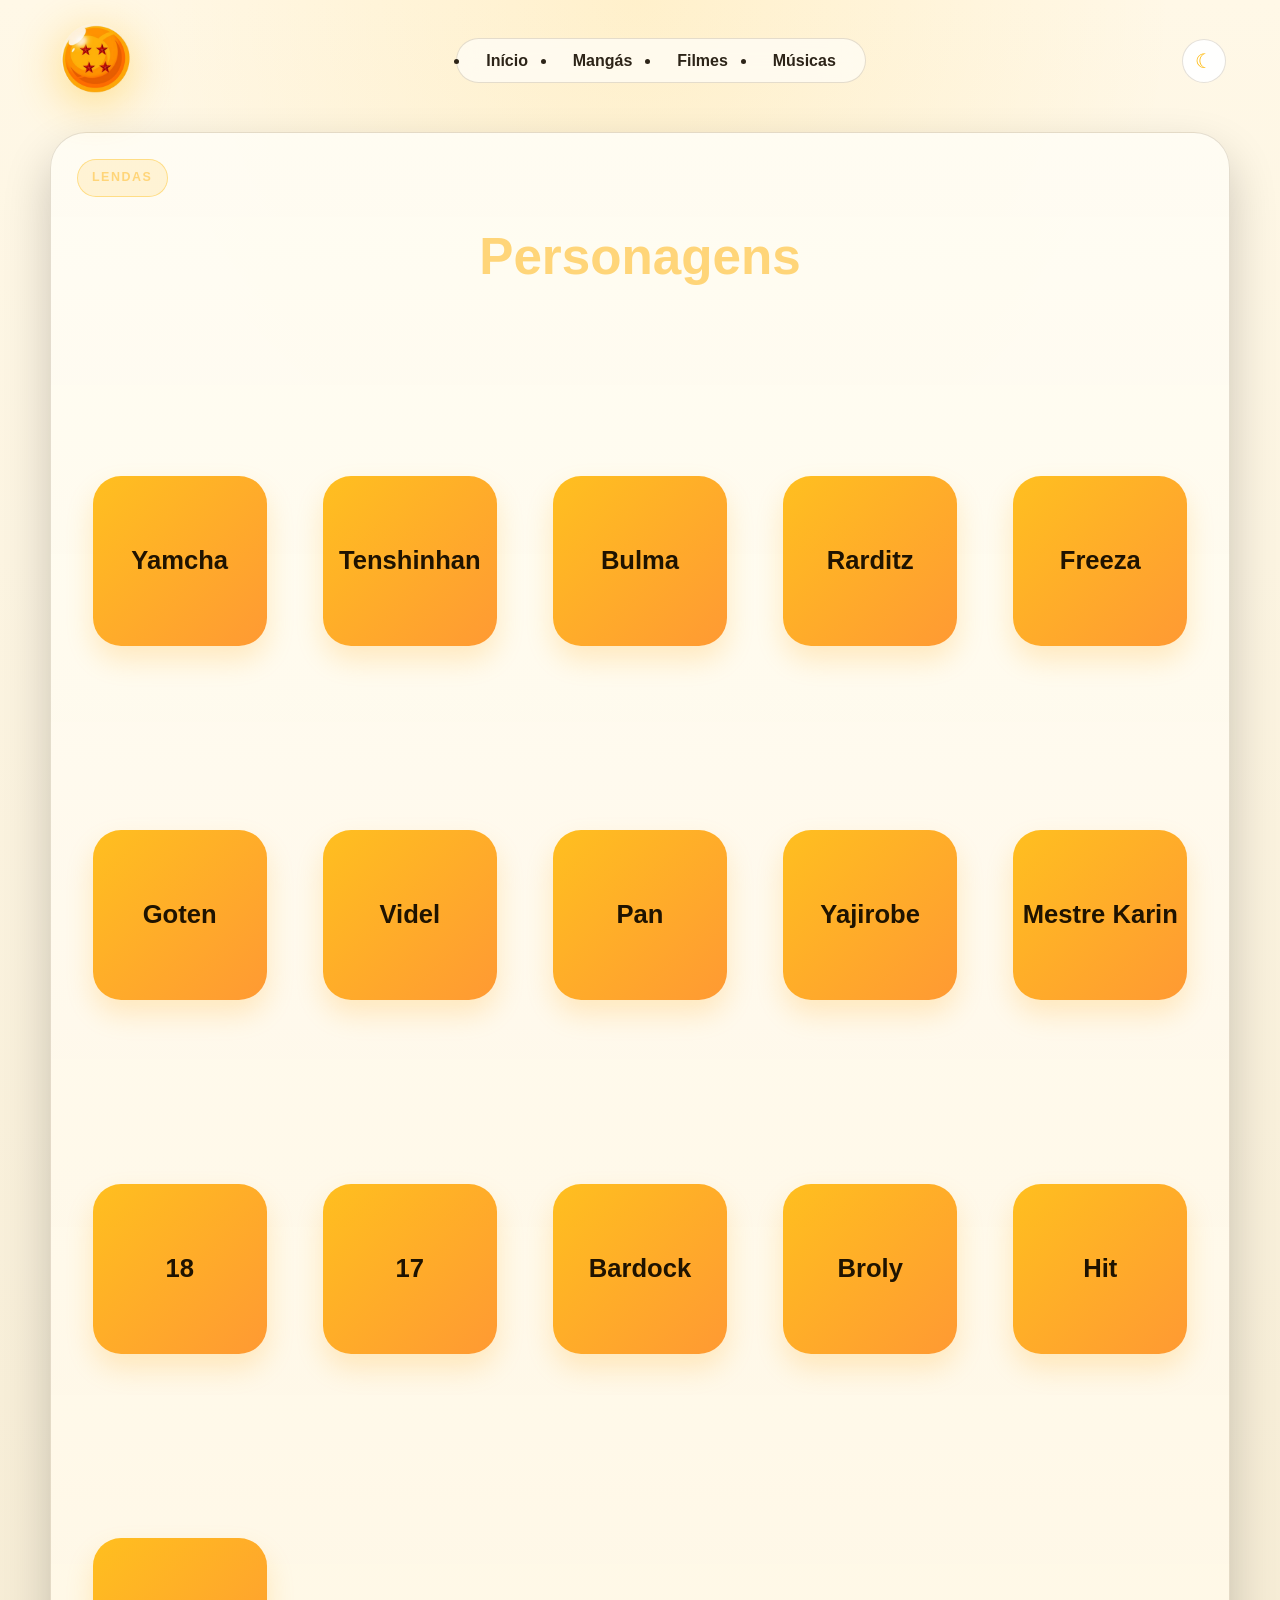
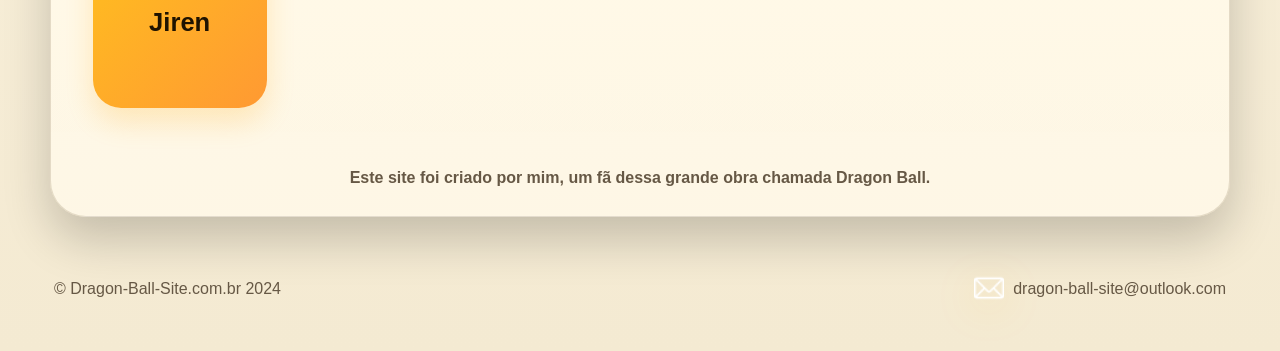
<file: pages/personagen.html>
<!DOCTYPE html>
<html lang="pt-BR">
<head>
    <meta charset="UTF-8">
    <meta http-equiv="X-UA-Compatible" content="IE=edge">
    <meta name="viewport" content="width=device-width, initial-scale=1.0">
    <meta name="description" content="Conheça os personagens mais marcantes de Dragon Ball, como Goku, Vegeta, Gohan, Piccolo, Freeza e muitos outros.">
    <meta name="keywords" content="Dragon Ball personagens, Goku, Vegeta, Gohan, Piccolo, Freeza, Broly, Jiren">
    <meta name="author" content="Fan page Dragon Ball">
    <meta name="robots" content="index, follow">
    <meta name="theme-color" content="#ffb703">
    <meta property="og:title" content="Personagens de Dragon Ball">
    <meta property="og:description" content="Descubra os principais personagens e lendas do universo Dragon Ball.">
    <meta property="og:type" content="website">
    <meta property="og:image" content="../assets/img/GokuPersonagem.png">
    <meta property="og:url" content="https://viniciusblesa.github.io/Site-Dragon-Ball/pages/personagen.html">
    <meta name="twitter:card" content="summary_large_image">
    <meta name="twitter:title" content="Personagens de Dragon Ball">
    <meta name="twitter:description" content="Os grandes heróis e vilões mais famosos do universo Dragon Ball.">
    <meta name="twitter:image" content="../assets/img/GokuPersonagem.png">
    <title>Personagens | Dragon Ball</title>
    <link rel="icon" href="../assets/img/Logo.png">
    <link rel="stylesheet" href="../assets/css/personagen.css">
</head>
<body>
    <header class="site-header">
        <a href="../index.html" class="brand" aria-label="Voltar para a página inicial">
            <img src="../assets/img/Logo.png" alt="Esfera do Dragão de 4 Estrelas">
        </a>
        <nav aria-label="Menu principal">
            <ul class="nav-links">
                <li><a href="../index.html">Início</a></li>
                <li><a href="manga.html">Mangás</a></li>
                <li><a href="filme.html">Filmes</a></li>
                <li><a href="musica.html">Músicas</a></li>
            </ul>
        </nav>
        <button class="theme-toggle" id="themeToggle" type="button" aria-label="Ativar modo claro" title="Ativar modo claro">
            <span class="theme-icon" aria-hidden="true">☀</span>
        </button>
    </header>

    <main class="page-shell">
        <section class="content-panel personagens">
            <p class="eyebrow">Lendas</p>
            <h1>Personagens</h1>

            <div class="container">
                <div class="boxPersonagens">
                    <img src="../assets/img/Yamcha.png" alt="Yamcha" id="Yamcha">
                    <div class="boxPersonagens2" onclick="toggleImage('Yamcha')"><p>Yamcha</p></div>
                </div>
                <div class="boxPersonagens">
                    <img src="../assets/img/Tenshinhan.png" alt="Tenshinhan" id="Tenshinhan">
                    <div class="boxPersonagens2" onclick="toggleImage('Tenshinhan')"><p>Tenshinhan</p></div>
                </div>
                <div class="boxPersonagens">
                    <img src="../assets/img/Bulma.png" alt="Bulma" id="Bulma">
                    <div class="boxPersonagens2" onclick="toggleImage('Bulma')"><p>Bulma</p></div>
                </div>
                <div class="boxPersonagens">
                    <img src="../assets/img/Rarditz.png" alt="Rarditz" id="Rarditz">
                    <div class="boxPersonagens2" onclick="toggleImage('Rarditz')"><p>Rarditz</p></div>
                </div>
                <div class="boxPersonagens">
                    <img src="../assets/img/Freeza.png" alt="Freeza" id="Freeza">
                    <div class="boxPersonagens2" onclick="toggleImage('Freeza')"><p>Freeza</p></div>
                </div>
                <div class="boxPersonagens">
                    <img src="../assets/img/Goten.png" alt="Goten" id="Goten">
                    <div class="boxPersonagens2" onclick="toggleImage('Goten')"><p>Goten</p></div>
                </div>
                <div class="boxPersonagens">
                    <img src="../assets/img/Videl.png" alt="Videl" id="Videl">
                    <div class="boxPersonagens2" onclick="toggleImage('Videl')"><p>Videl</p></div>
                </div>
                <div class="boxPersonagens">
                    <img src="../assets/img/Pan.png" alt="Pan" id="Pan">
                    <div class="boxPersonagens2" onclick="toggleImage('Pan')"><p>Pan</p></div>
                </div>
                <div class="boxPersonagens">
                    <img src="../assets/img/Yajirobe.png" alt="Yajirobe" id="Yajirobe">
                    <div class="boxPersonagens2" onclick="toggleImage('Yajirobe')"><p>Yajirobe</p></div>
                </div>
                <div class="boxPersonagens">
                    <img src="../assets/img/MestreKarin.png" alt="Mestre Karin" id="Karin">
                    <div class="boxPersonagens2" onclick="toggleImage('Karin')"><p>Mestre Karin</p></div>
                </div>
                <div class="boxPersonagens">
                    <img src="../assets/img/18.png" alt="18" id="18">
                    <div class="boxPersonagens2" onclick="toggleImage('18')"><p>18</p></div>
                </div>
                <div class="boxPersonagens">
                    <img src="../assets/img/17.png" alt="17" id="17">
                    <div class="boxPersonagens2" onclick="toggleImage('17')"><p>17</p></div>
                </div>
                <div class="boxPersonagens">
                    <img src="../assets/img/Bardock.png" alt="Bardock" id="Bardock">
                    <div class="boxPersonagens2" onclick="toggleImage('Bardock')"><p>Bardock</p></div>
                </div>
                <div class="boxPersonagens">
                    <img src="../assets/img/Broly.png" alt="Broly" id="Broly">
                    <div class="boxPersonagens2" onclick="toggleImage('Broly')"><p>Broly</p></div>
                </div>
                <div class="boxPersonagens">
                    <img src="../assets/img/Hit.png" alt="Hit" id="Hit">
                    <div class="boxPersonagens2" onclick="toggleImage('Hit')"><p>Hit</p></div>
                </div>
                <div class="boxPersonagens">
                    <img src="../assets/img/Jiren.png" alt="Jiren" id="Jiren">
                    <div class="boxPersonagens2" onclick="toggleImage('Jiren')"><p>Jiren</p></div>
                </div>
            </div>

            <p class="footer-note"><strong>Este site foi criado por mim, um fã dessa grande obra chamada Dragon Ball.</strong></p>
        </section>
    </main>

    <footer class="site-footer">
        <p class="copyright">&copy; Dragon-Ball-Site.com.br 2024</p>
        <div class="email-box">
            <a href="https://outlook.live.com/" target="_blank" rel="noreferrer" aria-label="Enviar e-mail">
                <img src="../assets/img/E-mail.png" alt="Email">
            </a>
            <p>dragon-ball-site@outlook.com</p>
        </div>
    </footer>

    <script src="../assets/js/script.js"></script>
</body>
</html>
</file>
<file: assets/css/style.css>
:root {
    --bg-deep: #0b0714;
    --bg-mid: #171425;
    --panel: rgba(20, 18, 30, 0.76);
    --panel-strong: rgba(31, 27, 45, 0.92);
    --text: #f4f7ff;
    --muted: #d9dff5;
    --accent: #ffb703;
    --accent-strong: #ff8f1f;
    --accent-soft: rgba(255, 183, 3, 0.15);
    --line: rgba(255, 255, 255, 0.08);
    --shadow: rgba(0, 0, 0, 0.32);
}

html[data-theme="light"] {
    --bg-deep: #fff8e7;
    --bg-mid: #f4ead2;
    --panel: rgba(255, 252, 243, 0.9);
    --panel-strong: rgba(255, 255, 255, 0.96);
    --text: #2d2418;
    --muted: #665845;
    --line: rgba(91, 65, 28, 0.16);
    --shadow: rgba(91, 65, 28, 0.16);
}

* {
    margin: 0;
    padding: 0;
    box-sizing: border-box;
    font-family: 'Segoe UI', Tahoma, Geneva, Verdana, sans-serif;
}

html {
    scroll-behavior: smooth;
}

body {
    background:
        radial-gradient(circle at top, rgba(255, 183, 3, 0.16), transparent 28%),
        linear-gradient(180deg, var(--bg-deep) 0%, var(--bg-mid) 100%);
    color: var(--text);
    line-height: 1.7;
}

img {
    max-width: 100%;
    display: block;
}

p,
li,
a {
    font-size: 1.06rem;
}

header {
    position: sticky;
    top: 0;
    z-index: 50;
    display: flex;
    align-items: center;
    justify-content: space-between;
    flex-wrap: wrap;
    gap: 1rem;
    max-width: 1220px;
    margin: 0 auto;
    padding: 1.1rem 1.5rem 0.8rem;
}

.brand {
    display: inline-flex;
    align-items: center;
}

header a img {
    width: 86px;
    filter: drop-shadow(0 10px 24px rgba(255, 183, 3, 0.45));
}

.navlinks {
    display: flex;
    align-items: center;
    gap: 0.85rem;
    list-style: none;
    padding: 0.5rem 0.7rem;
    border: 1px solid var(--line);
    background: rgba(15, 12, 22, 0.48);
    backdrop-filter: blur(10px);
    border-radius: 999px;
    box-shadow: 0 12px 30px rgba(0, 0, 0, 0.18);
}

.navlinks li {
    display: flex;
}

.navlinks a,
.nav-cta,
.btn-primary,
.btn-secondary {
    text-decoration: none;
    transition: all 0.25s ease;
}

.navlinks a {
    color: var(--text);
    font-weight: 700;
    padding: 0.72rem 1.05rem;
    border-radius: 999px;
    font-size: 0.98rem;
    letter-spacing: 0.02em;
}

.navlinks a:hover,
.navlinks a.active {
    background: linear-gradient(135deg, var(--accent), var(--accent-strong));
    color: #1d1300;
    box-shadow: 0 8px 20px rgba(255, 183, 3, 0.35);
}

.nav-cta,
.btn-primary {
    display: inline-flex;
    align-items: center;
    justify-content: center;
    padding: 0.8rem 1.4rem;
    border-radius: 999px;
    font-weight: 800;
    background: linear-gradient(135deg, var(--accent), var(--accent-strong));
    color: #1d1300;
    box-shadow: 0 14px 25px rgba(255, 166, 0, 0.28);
}

.nav-cta:hover,
.btn-primary:hover,
.btn-secondary:hover {
    transform: translateY(-2px);
}

.theme-toggle {
    display: inline-grid;
    place-items: center;
    width: 44px;
    height: 44px;
    border: 1px solid var(--line);
    border-radius: 50%;
    background: var(--panel-strong);
    color: var(--accent);
    font-size: 1.25rem;
    cursor: pointer;
    box-shadow: 0 10px 22px var(--shadow);
    transition: transform 0.25s ease, background 0.25s ease;
}

.theme-toggle:hover {
    transform: translateY(-2px) rotate(12deg);
}

.hamburger {
    display: none;
    flex-direction: column;
    gap: 5px;
    padding: 0.5rem;
    border-radius: 12px;
    cursor: pointer;
}

.hamburger span {
    width: 24px;
    height: 3px;
    border-radius: 999px;
    background: var(--accent);
}

.apresentacao {
    display: grid;
    grid-template-columns: 1.15fr 0.85fr;
    align-items: center;
    gap: 2rem;
    max-width: 1220px;
    margin: 2rem auto 0;
    padding: 2.5rem clamp(1.1rem, 2vw, 2.2rem) 2rem;
    border: 1px solid var(--line);
    border-radius: 40px;
    background: linear-gradient(135deg, rgba(255, 183, 3, 0.14), rgba(255, 255, 255, 0.02));
    box-shadow: 0 24px 60px rgba(0, 0, 0, 0.22);
}

.tituloApresentacao {
    display: flex;
    flex-direction: column;
    justify-content: center;
    align-items: flex-start;
    min-height: 420px;
    padding-left: 1rem;
}

.eyebrow {
    display: inline-block;
    margin-bottom: 1rem;
    padding: 0.45rem 0.9rem;
    border: 1px solid rgba(255, 183, 3, 0.38);
    border-radius: 999px;
    background: rgba(255, 183, 3, 0.12);
    color: #ffd579;
    font-size: 0.78rem;
    font-weight: 800;
    text-transform: uppercase;
    letter-spacing: 0.12em;
}

.tituloApresentacao h1 {
    font-size: clamp(2.5rem, 4vw, 5rem);
    line-height: 1.05;
    letter-spacing: -0.05em;
    max-width: 650px;
}

.tituloApresentacao h1 span {
    display: block;
    color: #ffd579;
}

.tituloApresentacao p {
    margin-top: 1.2rem;
    max-width: 620px;
    color: var(--muted);
    font-size: 1.12rem;
}

.hero-actions {
    display: flex;
    flex-wrap: wrap;
    gap: 1rem;
    margin-top: 1.9rem;
}

.btn-secondary {
    display: inline-flex;
    align-items: center;
    justify-content: center;
    padding: 0.8rem 1.4rem;
    border-radius: 999px;
    font-weight: 800;
    color: var(--text);
    border: 1px solid rgba(255, 255, 255, 0.15);
    background: rgba(255, 255, 255, 0.02);
}

.hero-stats {
    display: flex;
    flex-wrap: wrap;
    gap: 1rem;
    list-style: none;
    margin-top: 2rem;
}

.hero-stats li {
    display: flex;
    flex-direction: column;
    gap: 0.25rem;
    min-width: 110px;
    padding: 0.9rem 1rem;
    border-radius: 18px;
    border: 1px solid var(--line);
    background: rgba(14, 11, 22, 0.5);
}

.hero-stats strong {
    font-size: 1.5rem;
    color: #ffd579;
}

.hero-stats span {
    font-size: 0.82rem;
    color: var(--muted);
}

.hero-visual {
    position: relative;
    display: flex;
    justify-content: center;
    align-items: center;
    min-height: 550px;
}

.hero-visual::before {
    content: "";
    position: absolute;
    inset: 12% 10% 18% 10%;
    background: radial-gradient(circle, rgba(255, 183, 3, 0.35), rgba(255, 122, 0, 0.1) 42%, rgba(255, 255, 255, 0) 70%);
    filter: blur(18px);
}

.hero-visual img {
    position: relative;
    z-index: 2;
    width: min(100%, 510px);
    filter: drop-shadow(0 18px 35px rgba(255, 136, 0, 0.38));
    animation: float 6s ease-in-out infinite;
}

.orb {
    position: absolute;
    border-radius: 50%;
    filter: blur(12px);
    opacity: 0.9;
}

.orb-one {
    width: 220px;
    height: 220px;
    background: rgba(255, 183, 3, 0.4);
    top: 30px;
    left: 40px;
}

.orb-two {
    width: 180px;
    height: 180px;
    background: rgba(255, 140, 0, 0.28);
    right: 30px;
    bottom: 15px;
}

.floating-card {
    position: absolute;
    right: 1.5rem;
    bottom: 1.8rem;
    z-index: 3;
    display: flex;
    flex-direction: column;
    gap: 0.25rem;
    padding: 1rem 1.2rem;
    border: 1px solid rgba(255, 255, 255, 0.12);
    border-radius: 20px;
    background: rgba(17, 14, 25, 0.72);
    backdrop-filter: blur(10px);
    box-shadow: 0 20px 35px rgba(0, 0, 0, 0.18);
}

.floating-card span {
    font-size: 0.76rem;
    letter-spacing: 0.12em;
    text-transform: uppercase;
    color: var(--muted);
}

.floating-card strong {
    font-size: 2.2rem;
    color: #ffd579;
}

.nuven {
    width: 100%;
    height: 90px;
    object-fit: cover;
    filter: drop-shadow(0 18px 20px rgba(255, 183, 3, 0.14));
    opacity: 0.8;
}

.historia,
.enredo,
.sagas,
.mangas,
.filmes,
.musicas,
.personagens {
    max-width: 1220px;
    margin: 2rem auto 0;
    padding: clamp(1.5rem, 2vw, 2.5rem) clamp(1.25rem, 2vw, 2.5rem);
    border: 1px solid var(--line);
    border-radius: 36px;
    background: linear-gradient(180deg, rgba(35, 29, 50, 0.78), rgba(18, 15, 28, 0.78));
    box-shadow: 0 22px 48px rgba(0, 0, 0, 0.2);
    opacity: 0;
    transform: translateY(18px);
    transition: opacity 0.6s ease, transform 0.6s ease;
}

.historia.visible,
.enredo.visible,
.sagas.visible,
.mangas.visible,
.filmes.visible,
.musicas.visible,
.personagens.visible {
    opacity: 1;
    transform: translateY(0);
}

h2 {
    font-size: clamp(2.1rem, 3vw, 3rem);
    margin-bottom: 1.5rem;
    color: #ffd579;
}

.boxFlex {
    display: grid;
    grid-template-columns: minmax(0, 1.8fr) minmax(260px, 0.9fr);
    gap: 2rem;
    align-items: center;
}

.boxImg {
    display: flex;
    justify-content: center;
}

.boxFlex img {
    width: 100%;
    max-width: 320px;
    border-radius: 28px;
    border: 1px solid rgba(255, 255, 255, 0.08);
    box-shadow: 0 16px 34px rgba(0, 0, 0, 0.2);
    transition: transform 0.25s ease, box-shadow 0.25s ease;
}

.boxFlex img:hover {
    transform: translateY(-4px) scale(1.01);
    box-shadow: 0 18px 40px rgba(255, 183, 3, 0.24);
}

.paragrafo,
.paragrafo2 {
    color: var(--muted);
    font-size: 1.07rem;
    text-align: justify;
    line-height: 1.9;
}

.paragrafo {
    padding-top: 0.5rem;
}

.paragrafo2 {
    margin-top: 1.8rem;
}

.sagas ul {
    list-style: none;
    margin-bottom: 1.5rem;
}

.sagas ul li {
    position: relative;
    margin: 1rem 0 0 1.2rem;
    padding-left: 0.7rem;
    font-size: 1.2rem;
    font-weight: 800;
    color: #ffd579;
}

.sagas ul li::before {
    content: "";
    position: absolute;
    left: -0.8rem;
    top: 0.75rem;
    width: 0.5rem;
    height: 0.5rem;
    border-radius: 50%;
    background: var(--accent-strong);
}

.proximaPagina {
    color: #ffd579;
    font-size: 1.5rem;
    font-weight: 800;
    text-decoration: none;
    border-bottom: 2px solid rgba(255, 183, 3, 0.4);
}

.proximaPagina:hover {
    color: #fff;
}

.personagens {
    margin-bottom: 4rem;
}

.container {
    display: grid;
    grid-template-columns: repeat(auto-fit, minmax(200px, 1fr));
    gap: 1.5rem;
    margin-top: 1rem;
}

.boxPersonagens {
    position: relative;
    z-index: 1;
    min-height: 330px;
    display: flex;
    align-items: flex-end;
    justify-content: center;
    padding: 1rem;
}

.boxPersonagens img {
    position: absolute;
    inset: 0 0 75px 0;
    width: 100%;
    height: calc(100% - 75px);
    object-fit: contain;
    display: none;
    z-index: 20;
    filter: drop-shadow(0 18px 30px rgba(255, 166, 0, 0.26));
}

.boxPersonagens2 {
    position: relative;
    z-index: 10;
    display: flex;
    align-items: center;
    justify-content: center;
    text-align: center;
    width: 100%;
    min-height: 180px;
    padding: 1rem;
    border-radius: 28px;
    background: linear-gradient(135deg, rgba(255, 183, 3, 0.88), rgba(255, 143, 31, 0.9));
    color: #1f1300;
    font-weight: 900;
    cursor: pointer;
    box-shadow: 0 14px 28px rgba(255, 166, 0, 0.2);
    transition: transform 0.25s ease, box-shadow 0.25s ease;
}

.boxPersonagens2:hover,
.boxPersonagens2.active {
    transform: translateY(-4px);
    box-shadow: 0 18px 32px rgba(255, 166, 0, 0.35);
}

.boxPersonagens2 p {
    font-size: clamp(1.2rem, 2vw, 1.8rem);
    color: #1f1300;
}

.personagens .paragrafo,
.personagens .paragrafo2 {
    margin-top: 2.5rem;
    color: var(--muted);
}

footer {
    display: flex;
    align-items: center;
    justify-content: space-between;
    gap: 1.5rem;
    flex-wrap: wrap;
    max-width: 1220px;
    margin: 0 auto;
    padding: 1.5rem 1.5rem 3rem;
    color: var(--muted);
}

footer .Email {
    display: flex;
    align-items: center;
    gap: 0.6rem;
}

footer .Email a img {
    width: 30px;
    filter: drop-shadow(0 8px 18px rgba(255, 183, 3, 0.25));
}

html[data-theme="light"] .navlinks {
    background: rgba(255, 252, 243, 0.86);
}

html[data-theme="light"] .apresentacao {
    background: linear-gradient(135deg, rgba(255, 183, 3, 0.2), rgba(255, 255, 255, 0.62));
}

html[data-theme="light"] .historia,
html[data-theme="light"] .enredo,
html[data-theme="light"] .sagas,
html[data-theme="light"] .mangas,
html[data-theme="light"] .filmes,
html[data-theme="light"] .musicas,
html[data-theme="light"] .personagens {
    background: linear-gradient(180deg, rgba(255, 252, 243, 0.94), rgba(255, 248, 231, 0.9));
}

html[data-theme="light"] .hero-stats li,
html[data-theme="light"] .btn-secondary {
    background: rgba(255, 255, 255, 0.58);
    border-color: var(--line);
}

#btnTopo {
    position: fixed;
    right: 22px;
    bottom: 28px;
    display: none;
    justify-content: center;
    align-items: center;
    width: 62px;
    height: 62px;
    border: none;
    border-radius: 50%;
    background: linear-gradient(135deg, var(--accent), var(--accent-strong));
    box-shadow: 0 16px 30px rgba(255, 166, 0, 0.28);
    cursor: pointer;
    z-index: 5;
}

#btnTopo img {
    width: 28px;
}

@keyframes float {
    0%,
    100% {
        transform: translateY(0px);
    }
    50% {
        transform: translateY(-10px);
    }
}

@media (max-width: 980px) {
    .apresentacao {
        grid-template-columns: 1fr;
        text-align: center;
    }

    .tituloApresentacao {
        justify-content: center;
        align-items: center;
        text-align: center;
        min-height: auto;
        padding-left: 0;
    }

    .hero-stats {
        justify-content: center;
    }

    .boxFlex {
        grid-template-columns: 1fr;
    }
}

@media (max-width: 760px) {
    header {
        justify-content: space-between;
        padding-inline: 1rem;
    }

    .nav-cta {
        display: none;
    }

    .navlinks {
        position: absolute;
        top: 82px;
        right: 1rem;
        width: min(220px, 82vw);
        flex-direction: column;
        align-items: stretch;
        padding: 1rem;
        border-radius: 22px;
        background: rgba(15, 12, 22, 0.96);
        opacity: 0;
        pointer-events: none;
        transform: translateY(-10px);
        transition: all 0.25s ease;
    }

    .navlinks.show {
        opacity: 1;
        pointer-events: auto;
        transform: translateY(0);
    }

    .hamburger {
        display: flex;
    }

    .apresentacao {
        margin-top: 1rem;
        border-radius: 28px;
    }

    .hero-visual {
        min-height: 380px;
    }

    .floating-card {
        right: 0.8rem;
        bottom: 0.8rem;
    }
}

@media (max-width: 520px) {
    .tituloApresentacao h1 {
        font-size: 2.4rem;
    }

    .tituloApresentacao p {
        font-size: 1rem;
    }

    .btn-primary,
    .btn-secondary,
    .nav-cta {
        width: 100%;
    }

    .hero-actions {
        width: 100%;
    }

    .theme-toggle {
        width: 40px;
        height: 40px;
    }

    .container {
        grid-template-columns: 1fr;
    }

    .boxPersonagens2 {
        min-height: 150px;
    }

    footer {
        justify-content: center;
        text-align: center;
    }
}
</file>
<file: assets/css/filme.css>
:root {
    --bg-deep: #0b0714;
    --bg-mid: #171425;
    --panel: rgba(20, 18, 30, 0.76);
    --panel-strong: rgba(31, 27, 45, 0.92);
    --text: #f4f7ff;
    --muted: #d9dff5;
    --accent: #ffb703;
    --accent-strong: #ff8f1f;
    --line: rgba(255, 255, 255, 0.08);
}

html[data-theme="light"] {
    --bg-deep: #fff8e7;
    --bg-mid: #f4ead2;
    --panel-strong: rgba(255, 255, 255, 0.96);
    --text: #2d2418;
    --muted: #665845;
    --line: rgba(91, 65, 28, 0.16);
}

* {
    margin: 0;
    padding: 0;
    box-sizing: border-box;
    font-family: 'Segoe UI', Tahoma, Geneva, Verdana, sans-serif;
}

body {
    background: radial-gradient(circle at top, rgba(255, 183, 3, 0.12), transparent 26%), linear-gradient(180deg, var(--bg-deep) 0%, var(--bg-mid) 100%);
    color: var(--text);
    line-height: 1.7;
}

img,
video {
    max-width: 100%;
    display: block;
}

ul {
    list-style: none;
}

.site-header {
    position: sticky;
    top: 0;
    z-index: 20;
    display: flex;
    justify-content: space-between;
    align-items: center;
    max-width: 1220px;
    margin: 0 auto;
    padding: 1.1rem 1.5rem 0.8rem;
}

.brand img {
    width: 86px;
    filter: drop-shadow(0 10px 24px rgba(255, 183, 3, 0.45));
}

.nav-links {
    display: flex;
    flex-wrap: wrap;
    gap: 0.8rem;
    padding: 0.5rem 0.8rem;
    border: 1px solid var(--line);
    border-radius: 999px;
    background: rgba(15, 12, 22, 0.48);
    backdrop-filter: blur(10px);
}

.nav-links a {
    color: var(--text);
    text-decoration: none;
    font-weight: 700;
    padding: 0.72rem 1rem;
    border-radius: 999px;
    transition: all 0.25s ease;
}

.nav-links a:hover {
    background: linear-gradient(135deg, var(--accent), var(--accent-strong));
    color: #1d1300;
}

.theme-toggle {
    display: inline-grid;
    place-items: center;
    width: 44px;
    height: 44px;
    border: 1px solid var(--line);
    border-radius: 50%;
    background: var(--panel-strong);
    color: var(--accent);
    font-size: 1.25rem;
    cursor: pointer;
}

html[data-theme="light"] .nav-links {
    background: rgba(255, 252, 243, 0.86);
}

html[data-theme="light"] .content-panel {
    background: linear-gradient(180deg, rgba(255, 252, 243, 0.94), rgba(255, 248, 231, 0.9));
}

.page-shell {
    max-width: 1220px;
    margin: 0 auto;
    padding: 1rem 1.25rem 2rem;
}

.content-panel {
    padding: clamp(1.5rem, 2vw, 2.6rem);
    border: 1px solid var(--line);
    border-radius: 36px;
    background: linear-gradient(180deg, rgba(35, 29, 50, 0.78), rgba(18, 15, 28, 0.78));
    box-shadow: 0 22px 48px rgba(0, 0, 0, 0.2);
}

.eyebrow {
    display: inline-block;
    padding: 0.45rem 0.9rem;
    border: 1px solid rgba(255, 183, 3, 0.38);
    border-radius: 999px;
    background: rgba(255, 183, 3, 0.12);
    color: #ffd579;
    font-size: 0.78rem;
    font-weight: 800;
    text-transform: uppercase;
    letter-spacing: 0.12em;
}

h1 {
    margin-top: 1rem;
    text-align: center;
    font-size: clamp(2.2rem, 4vw, 4rem);
    color: #ffd579;
}

.section-block {
    margin-top: 2.5rem;
}

.section-block h2 {
    margin-bottom: 1.4rem;
    color: #ffd579;
    font-size: clamp(1.6rem, 2vw, 2.4rem);
}

.gallery-grid {
    display: grid;
    grid-template-columns: repeat(auto-fit, minmax(220px, 1fr));
    gap: 1.5rem;
}

.card-item {
    background: rgba(255, 255, 255, 0.02);
    border: 1px solid var(--line);
    border-radius: 24px;
    padding: 1rem;
    display: flex;
    flex-direction: column;
    gap: 1rem;
    transition: transform 0.25s ease, box-shadow 0.25s ease;
}

.card-item:hover {
    transform: translateY(-4px);
    box-shadow: 0 18px 36px rgba(255, 166, 0, 0.12);
}

.card-item ul {
    list-style: none;
}

.card-item li {
    color: var(--text);
    font-weight: 700;
}

.card-item img {
    width: 100%;
    height: 320px;
    object-fit: cover;
    border-radius: 18px;
    border: 1px solid rgba(255, 255, 255, 0.08);
    box-shadow: 0 16px 30px rgba(0, 0, 0, 0.24);
}

.footer-note {
    margin-top: 2.5rem;
    text-align: center;
    color: var(--muted);
}

.site-footer {
    display: flex;
    align-items: center;
    justify-content: space-between;
    gap: 1rem;
    flex-wrap: wrap;
    max-width: 1220px;
    margin: 0 auto;
    padding: 1.5rem 1.5rem 3rem;
    color: var(--muted);
}

.email-box {
    display: flex;
    align-items: center;
    gap: 0.6rem;
}

.email-box img {
    width: 30px;
    filter: drop-shadow(0 8px 18px rgba(255, 183, 3, 0.25));
}

@media (max-width: 760px) {
    .site-header {
        justify-content: space-between;
        padding-inline: 1rem;
    }

    .nav-links {
        gap: 0.4rem;
    }

    .nav-links a {
        font-size: 0.82rem;
        padding: 0.6rem 0.8rem;
    }
}

@media (max-width: 520px) {
    .nav-links {
        width: 100%;
        justify-content: center;
    }

    .content-panel {
        padding: 1.2rem;
        border-radius: 24px;
    }

    .card-item img {
        height: 240px;
    }

    .site-footer {
        justify-content: center;
        text-align: center;
    }
}
</file>
<file: assets/css/manga.css>
:root {
    --bg-deep: #0b0714;
    --bg-mid: #171425;
    --panel: rgba(20, 18, 30, 0.76);
    --panel-strong: rgba(31, 27, 45, 0.92);
    --text: #f4f7ff;
    --muted: #d9dff5;
    --accent: #ffb703;
    --accent-strong: #ff8f1f;
    --line: rgba(255, 255, 255, 0.08);
}

html[data-theme="light"] {
    --bg-deep: #fff8e7;
    --bg-mid: #f4ead2;
    --panel-strong: rgba(255, 255, 255, 0.96);
    --text: #2d2418;
    --muted: #665845;
    --line: rgba(91, 65, 28, 0.16);
}

* {
    margin: 0;
    padding: 0;
    box-sizing: border-box;
    font-family: 'Segoe UI', Tahoma, Geneva, Verdana, sans-serif;
}

body {
    background: radial-gradient(circle at top, rgba(255, 183, 3, 0.12), transparent 26%), linear-gradient(180deg, var(--bg-deep) 0%, var(--bg-mid) 100%);
    color: var(--text);
    line-height: 1.7;
}

img,
video {
    max-width: 100%;
    display: block;
}

ul {
    list-style: none;
}

.site-header {
    position: sticky;
    top: 0;
    z-index: 20;
    display: flex;
    justify-content: space-between;
    align-items: center;
    max-width: 1220px;
    margin: 0 auto;
    padding: 1.1rem 1.5rem 0.8rem;
}

.brand img {
    width: 86px;
    filter: drop-shadow(0 10px 24px rgba(255, 183, 3, 0.45));
}

.nav-links {
    display: flex;
    flex-wrap: wrap;
    gap: 0.8rem;
    padding: 0.5rem 0.8rem;
    border: 1px solid var(--line);
    border-radius: 999px;
    background: rgba(15, 12, 22, 0.48);
    backdrop-filter: blur(10px);
}

.nav-links a {
    color: var(--text);
    text-decoration: none;
    font-weight: 700;
    padding: 0.72rem 1rem;
    border-radius: 999px;
    transition: all 0.25s ease;
}

.nav-links a:hover {
    background: linear-gradient(135deg, var(--accent), var(--accent-strong));
    color: #1d1300;
}

.theme-toggle {
    display: inline-grid;
    place-items: center;
    width: 44px;
    height: 44px;
    border: 1px solid var(--line);
    border-radius: 50%;
    background: var(--panel-strong);
    color: var(--accent);
    font-size: 1.25rem;
    cursor: pointer;
}

html[data-theme="light"] .nav-links {
    background: rgba(255, 252, 243, 0.86);
}

html[data-theme="light"] .content-panel {
    background: linear-gradient(180deg, rgba(255, 252, 243, 0.94), rgba(255, 248, 231, 0.9));
}

.page-shell {
    max-width: 1220px;
    margin: 0 auto;
    padding: 1rem 1.25rem 2rem;
}

.content-panel {
    padding: clamp(1.5rem, 2vw, 2.6rem);
    border: 1px solid var(--line);
    border-radius: 36px;
    background: linear-gradient(180deg, rgba(35, 29, 50, 0.78), rgba(18, 15, 28, 0.78));
    box-shadow: 0 22px 48px rgba(0, 0, 0, 0.2);
}

.eyebrow {
    display: inline-block;
    padding: 0.45rem 0.9rem;
    border: 1px solid rgba(255, 183, 3, 0.38);
    border-radius: 999px;
    background: rgba(255, 183, 3, 0.12);
    color: #ffd579;
    font-size: 0.78rem;
    font-weight: 800;
    text-transform: uppercase;
    letter-spacing: 0.12em;
}

h1 {
    margin-top: 1rem;
    text-align: center;
    font-size: clamp(2.2rem, 4vw, 4rem);
    color: #ffd579;
}

.section-block {
    margin-top: 2.5rem;
}

.section-block h2 {
    margin-bottom: 1.4rem;
    color: #ffd579;
    font-size: clamp(1.6rem, 2vw, 2.4rem);
}

.gallery-grid {
    display: grid;
    grid-template-columns: repeat(auto-fit, minmax(220px, 1fr));
    gap: 1.5rem;
}

.card-item {
    background: rgba(255, 255, 255, 0.02);
    border: 1px solid var(--line);
    border-radius: 24px;
    padding: 1rem;
    display: flex;
    flex-direction: column;
    gap: 1rem;
    transition: transform 0.25s ease, box-shadow 0.25s ease;
}

.card-item:hover {
    transform: translateY(-4px);
    box-shadow: 0 18px 36px rgba(255, 166, 0, 0.12);
}

.card-item ul {
    list-style: none;
}

.card-item li {
    color: var(--text);
    font-weight: 700;
}

.card-item img {
    width: 100%;
    height: 320px;
    object-fit: cover;
    border-radius: 18px;
    border: 1px solid rgba(255, 255, 255, 0.08);
    box-shadow: 0 16px 30px rgba(0, 0, 0, 0.24);
}

.footer-note {
    margin-top: 2.5rem;
    text-align: center;
    color: var(--muted);
}

.site-footer {
    display: flex;
    align-items: center;
    justify-content: space-between;
    gap: 1rem;
    flex-wrap: wrap;
    max-width: 1220px;
    margin: 0 auto;
    padding: 1.5rem 1.5rem 3rem;
    color: var(--muted);
}

.email-box {
    display: flex;
    align-items: center;
    gap: 0.6rem;
}

.email-box img {
    width: 30px;
    filter: drop-shadow(0 8px 18px rgba(255, 183, 3, 0.25));
}

@media (max-width: 760px) {
    .site-header {
        justify-content: space-between;
        padding-inline: 1rem;
    }

    .nav-links {
        gap: 0.4rem;
    }

    .nav-links a {
        font-size: 0.82rem;
        padding: 0.6rem 0.8rem;
    }
}

@media (max-width: 520px) {
    .nav-links {
        width: 100%;
        justify-content: center;
    }

    .content-panel {
        padding: 1.2rem;
        border-radius: 24px;
    }

    .card-item img {
        height: 240px;
    }

    .site-footer {
        justify-content: center;
        text-align: center;
    }
}
</file>
<file: assets/css/musica.css>
:root {
    --bg-deep: #0b0714;
    --bg-mid: #171425;
    --panel: rgba(20, 18, 30, 0.76);
    --panel-strong: rgba(31, 27, 45, 0.92);
    --text: #f4f7ff;
    --muted: #d9dff5;
    --accent: #ffb703;
    --accent-strong: #ff8f1f;
    --line: rgba(255, 255, 255, 0.08);
}

html[data-theme="light"] {
    --bg-deep: #fff8e7;
    --bg-mid: #f4ead2;
    --panel-strong: rgba(255, 255, 255, 0.96);
    --text: #2d2418;
    --muted: #665845;
    --line: rgba(91, 65, 28, 0.16);
}

* {
    margin: 0;
    padding: 0;
    box-sizing: border-box;
    font-family: 'Segoe UI', Tahoma, Geneva, Verdana, sans-serif;
}

body {
    background: radial-gradient(circle at top, rgba(255, 183, 3, 0.12), transparent 26%), linear-gradient(180deg, var(--bg-deep) 0%, var(--bg-mid) 100%);
    color: var(--text);
    line-height: 1.7;
}

img,
video {
    max-width: 100%;
    display: block;
}

ul {
    list-style: none;
}

.site-header {
    position: sticky;
    top: 0;
    z-index: 20;
    display: flex;
    justify-content: space-between;
    align-items: center;
    max-width: 1220px;
    margin: 0 auto;
    padding: 1.1rem 1.5rem 0.8rem;
}

.brand img {
    width: 86px;
    filter: drop-shadow(0 10px 24px rgba(255, 183, 3, 0.45));
}

.nav-links {
    display: flex;
    flex-wrap: wrap;
    gap: 0.8rem;
    padding: 0.5rem 0.8rem;
    border: 1px solid var(--line);
    border-radius: 999px;
    background: rgba(15, 12, 22, 0.48);
    backdrop-filter: blur(10px);
}

.nav-links a {
    color: var(--text);
    text-decoration: none;
    font-weight: 700;
    padding: 0.72rem 1rem;
    border-radius: 999px;
    transition: all 0.25s ease;
}

.nav-links a:hover {
    background: linear-gradient(135deg, var(--accent), var(--accent-strong));
    color: #1d1300;
}

.theme-toggle {
    display: inline-grid;
    place-items: center;
    width: 44px;
    height: 44px;
    border: 1px solid var(--line);
    border-radius: 50%;
    background: var(--panel-strong);
    color: var(--accent);
    font-size: 1.25rem;
    cursor: pointer;
}

html[data-theme="light"] .nav-links {
    background: rgba(255, 252, 243, 0.86);
}

html[data-theme="light"] .content-panel {
    background: linear-gradient(180deg, rgba(255, 252, 243, 0.94), rgba(255, 248, 231, 0.9));
}

.page-shell {
    max-width: 1220px;
    margin: 0 auto;
    padding: 1rem 1.25rem 2rem;
}

.content-panel {
    padding: clamp(1.5rem, 2vw, 2.6rem);
    border: 1px solid var(--line);
    border-radius: 36px;
    background: linear-gradient(180deg, rgba(35, 29, 50, 0.78), rgba(18, 15, 28, 0.78));
    box-shadow: 0 22px 48px rgba(0, 0, 0, 0.2);
}

.eyebrow {
    display: inline-block;
    padding: 0.45rem 0.9rem;
    border: 1px solid rgba(255, 183, 3, 0.38);
    border-radius: 999px;
    background: rgba(255, 183, 3, 0.12);
    color: #ffd579;
    font-size: 0.78rem;
    font-weight: 800;
    text-transform: uppercase;
    letter-spacing: 0.12em;
}

h1 {
    margin-top: 1rem;
    margin-bottom: 1rem;
    text-align: center;
    font-size: clamp(2.2rem, 4vw, 4rem);
    color: #ffd579;
}

.section-block {
    margin-top: 2.5rem;
}

.section-block h2 {
    margin-bottom: 1.4rem;
    color: #ffd579;
    font-size: clamp(1.6rem, 2vw, 2.4rem);
}

.media-grid {
    display: grid;
    grid-template-columns: repeat(auto-fit, minmax(280px, 1fr));
    gap: 1.5rem;
}

.media-card {
    background: rgba(255, 255, 255, 0.02);
    border: 1px solid var(--line);
    border-radius: 24px;
    padding: 1rem;
    display: flex;
    flex-direction: column;
    gap: 1rem;
    transition: transform 0.25s ease, box-shadow 0.25s ease;
}

.media-card:hover {
    transform: translateY(-4px);
    box-shadow: 0 18px 36px rgba(255, 166, 0, 0.12);
}

.media-card h3 {
    font-size: 1rem;
    color: var(--text);
}

.media-card video {
    width: 100%;
    min-height: 200px;
    border-radius: 18px;
    border: 1px solid rgba(255, 255, 255, 0.08);
    background: rgba(0, 0, 0, 0.2);
}

.footer-note {
    margin-top: 2.5rem;
    text-align: center;
    color: var(--muted);
}

.site-footer {
    display: flex;
    align-items: center;
    justify-content: space-between;
    gap: 1rem;
    flex-wrap: wrap;
    max-width: 1220px;
    margin: 0 auto;
    padding: 1.5rem 1.5rem 3rem;
    color: var(--muted);
}

.email-box {
    display: flex;
    align-items: center;
    gap: 0.6rem;
}

.email-box img {
    width: 30px;
    filter: drop-shadow(0 8px 18px rgba(255, 183, 3, 0.25));
}

@media (max-width: 760px) {
    .site-header {
        justify-content: space-between;
        padding-inline: 1rem;
    }

    .nav-links {
        gap: 0.4rem;
    }

    .nav-links a {
        font-size: 0.82rem;
        padding: 0.6rem 0.8rem;
    }
}

@media (max-width: 520px) {
    .nav-links {
        width: 100%;
        justify-content: center;
    }

    .content-panel {
        padding: 1.2rem;
        border-radius: 24px;
    }

    .media-card video {
        min-height: 160px;
    }

    .site-footer {
        justify-content: center;
        text-align: center;
    }
}
</file>
<file: assets/css/personagen.css>
:root {
    --bg-deep: #0b0714;
    --bg-mid: #171425;
    --panel: rgba(20, 18, 30, 0.76);
    --panel-strong: rgba(31, 27, 45, 0.92);
    --text: #f4f7ff;
    --muted: #d9dff5;
    --accent: #ffb703;
    --accent-strong: #ff8f1f;
    --line: rgba(255, 255, 255, 0.08);
}

html[data-theme="light"] {
    --bg-deep: #fff8e7;
    --bg-mid: #f4ead2;
    --panel-strong: rgba(255, 255, 255, 0.96);
    --text: #2d2418;
    --muted: #665845;
    --line: rgba(91, 65, 28, 0.16);
}

* {
    margin: 0;
    padding: 0;
    box-sizing: border-box;
    font-family: 'Segoe UI', Tahoma, Geneva, Verdana, sans-serif;
}

body {
    background: radial-gradient(circle at top, rgba(255, 183, 3, 0.12), transparent 26%), linear-gradient(180deg, var(--bg-deep) 0%, var(--bg-mid) 100%);
    color: var(--text);
    line-height: 1.7;
}

img {
    max-width: 100%;
    display: block;
}

.site-header {
    position: sticky;
    top: 0;
    z-index: 20;
    display: flex;
    justify-content: space-between;
    align-items: center;
    max-width: 1220px;
    margin: 0 auto;
    padding: 1.1rem 1.5rem 0.8rem;
}

.brand img {
    width: 86px;
    filter: drop-shadow(0 10px 24px rgba(255, 183, 3, 0.45));
}

.nav-links {
    display: flex;
    flex-wrap: wrap;
    gap: 0.8rem;
    padding: 0.5rem 0.8rem;
    border: 1px solid var(--line);
    border-radius: 999px;
    background: rgba(15, 12, 22, 0.48);
    backdrop-filter: blur(10px);
}

.nav-links a {
    color: var(--text);
    text-decoration: none;
    font-weight: 700;
    padding: 0.72rem 1rem;
    border-radius: 999px;
    transition: all 0.25s ease;
}

.nav-links a:hover {
    background: linear-gradient(135deg, var(--accent), var(--accent-strong));
    color: #1d1300;
}

.theme-toggle {
    display: inline-grid;
    place-items: center;
    width: 44px;
    height: 44px;
    border: 1px solid var(--line);
    border-radius: 50%;
    background: var(--panel-strong);
    color: var(--accent);
    font-size: 1.25rem;
    cursor: pointer;
}

html[data-theme="light"] .nav-links {
    background: rgba(255, 252, 243, 0.86);
}

html[data-theme="light"] .content-panel {
    background: linear-gradient(180deg, rgba(255, 252, 243, 0.94), rgba(255, 248, 231, 0.9));
}

.page-shell {
    max-width: 1220px;
    margin: 0 auto;
    padding: 1rem 1.25rem 2rem;
}

.content-panel {
    padding: clamp(1.5rem, 2vw, 2.6rem);
    border: 1px solid var(--line);
    border-radius: 36px;
    background: linear-gradient(180deg, rgba(35, 29, 50, 0.78), rgba(18, 15, 28, 0.78));
    box-shadow: 0 22px 48px rgba(0, 0, 0, 0.2);
}

.eyebrow {
    display: inline-block;
    padding: 0.45rem 0.9rem;
    border: 1px solid rgba(255, 183, 3, 0.38);
    border-radius: 999px;
    background: rgba(255, 183, 3, 0.12);
    color: #ffd579;
    font-size: 0.78rem;
    font-weight: 800;
    text-transform: uppercase;
    letter-spacing: 0.12em;
}

h1 {
    margin-top: 1rem;
    margin-bottom: 1rem;
    text-align: center;
    font-size: clamp(2.2rem, 4vw, 4rem);
    color: #ffd579;
}

.container {
    display: grid;
    grid-template-columns: repeat(auto-fit, minmax(180px, 1fr));
    gap: 1.5rem;
    margin-top: 2rem;
}

.boxPersonagens {
    position: relative;
    z-index: 1;
    min-height: 330px;
    display: flex;
    align-items: flex-end;
    justify-content: center;
    padding: 1rem;
}

.boxPersonagens img {
    position: absolute;
    inset: 0 0 85px 0;
    width: 100%;
    height: calc(100% - 85px);
    object-fit: contain;
    display: none;
    z-index: 20;
    filter: drop-shadow(0 18px 30px rgba(255, 166, 0, 0.26));
}

.boxPersonagens2 {
    position: relative;
    z-index: 10;
    display: flex;
    justify-content: center;
    align-items: center;
    text-align: center;
    width: 100%;
    min-height: 170px;
    border-radius: 28px;
    cursor: pointer;
    background: linear-gradient(135deg, rgba(255, 183, 3, 0.88), rgba(255, 143, 31, 0.9));
    box-shadow: 0 14px 28px rgba(255, 166, 0, 0.2);
    transition: transform 0.25s ease, box-shadow 0.25s ease;
}

.boxPersonagens2:hover,
.boxPersonagens2.active {
    transform: translateY(-4px);
    box-shadow: 0 18px 32px rgba(255, 166, 0, 0.35);
}

.boxPersonagens2 p {
    font-size: clamp(1.2rem, 2vw, 1.8rem);
    color: #1f1300;
    font-weight: 900;
}

.footer-note {
    margin-top: 2.5rem;
    text-align: center;
    color: var(--muted);
}

.site-footer {
    display: flex;
    align-items: center;
    justify-content: space-between;
    gap: 1rem;
    flex-wrap: wrap;
    max-width: 1220px;
    margin: 0 auto;
    padding: 1.5rem 1.5rem 3rem;
    color: var(--muted);
}

.email-box {
    display: flex;
    align-items: center;
    gap: 0.6rem;
}

.email-box img {
    width: 30px;
    filter: drop-shadow(0 8px 18px rgba(255, 183, 3, 0.25));
}

@media (max-width: 760px) {
    .site-header {
        justify-content: space-between;
        padding-inline: 1rem;
    }

    .nav-links {
        gap: 0.4rem;
    }

    .nav-links a {
        font-size: 0.82rem;
        padding: 0.6rem 0.8rem;
    }
}

@media (max-width: 520px) {
    .nav-links {
        width: 100%;
        justify-content: center;
    }

    .content-panel {
        padding: 1.2rem;
        border-radius: 24px;
    }

    .boxPersonagens {
        min-height: 280px;
    }

    .site-footer {
        justify-content: center;
        text-align: center;
    }
}
</file>
